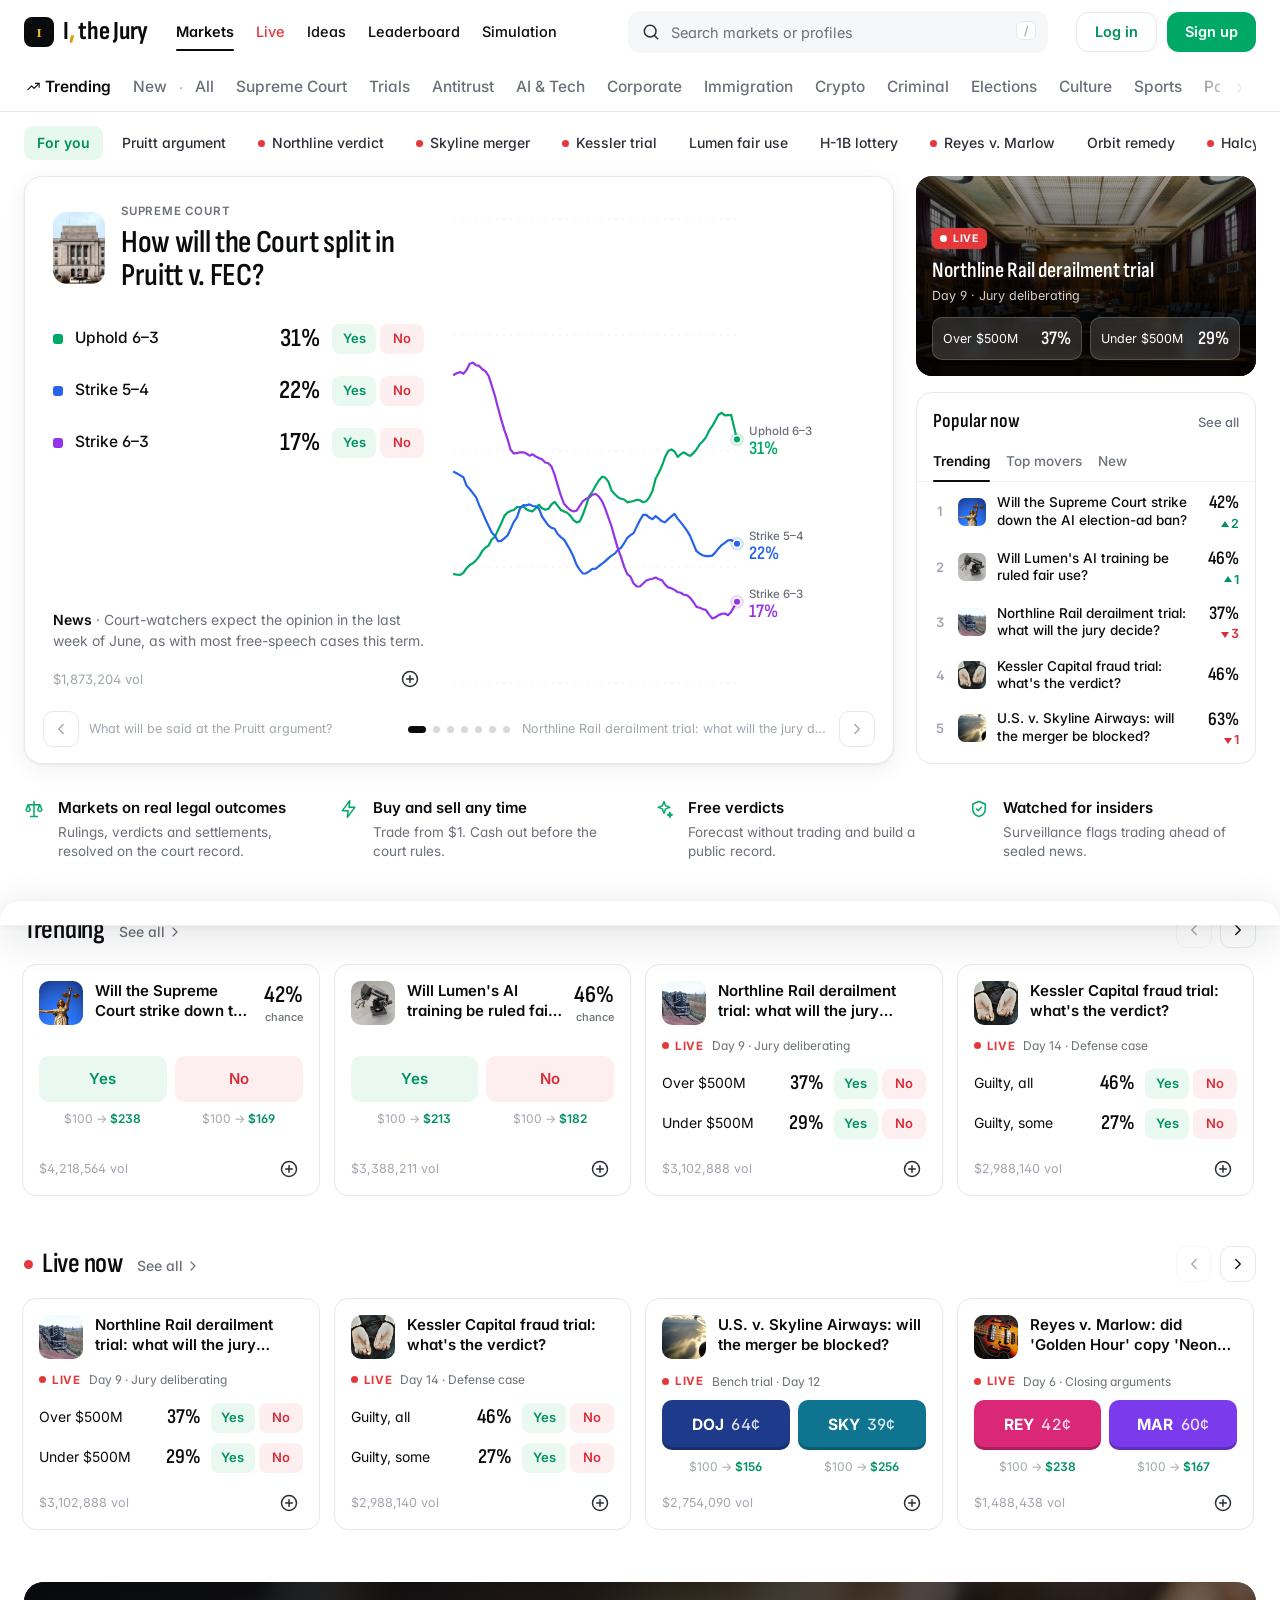
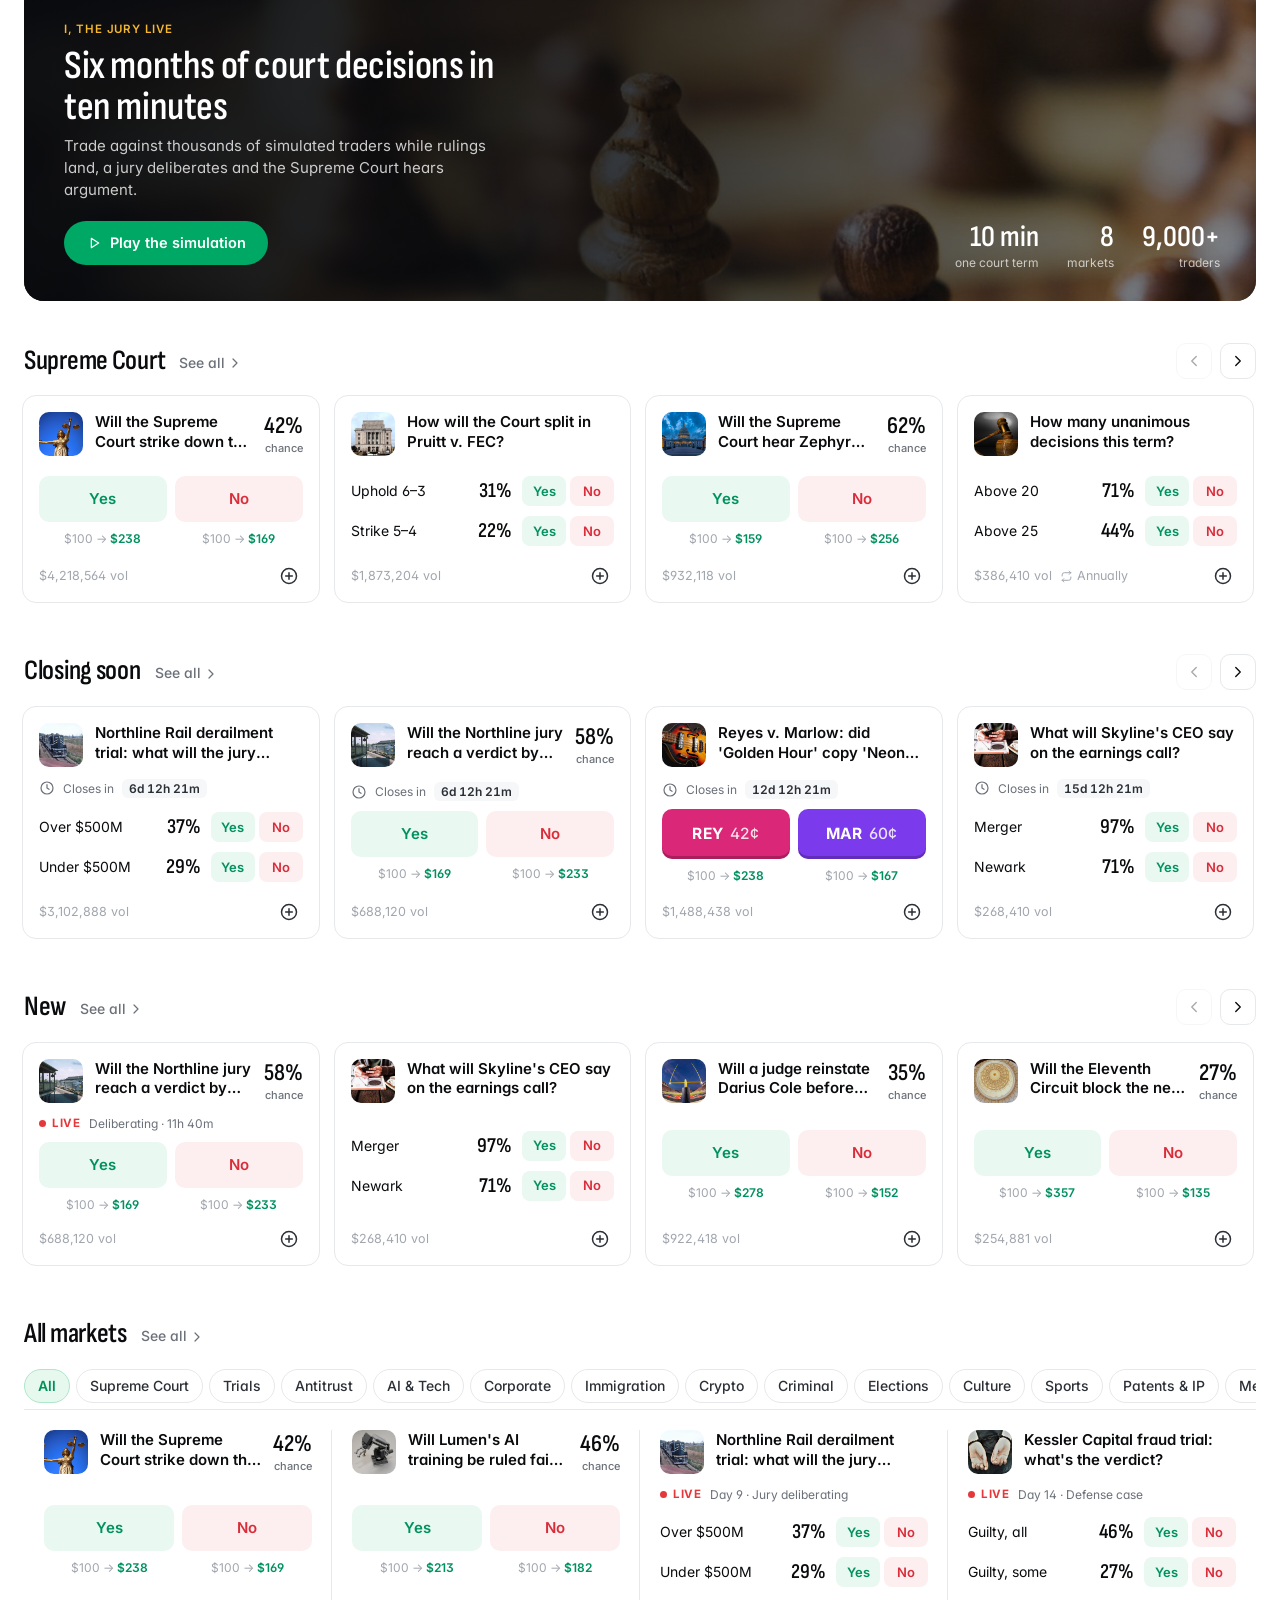
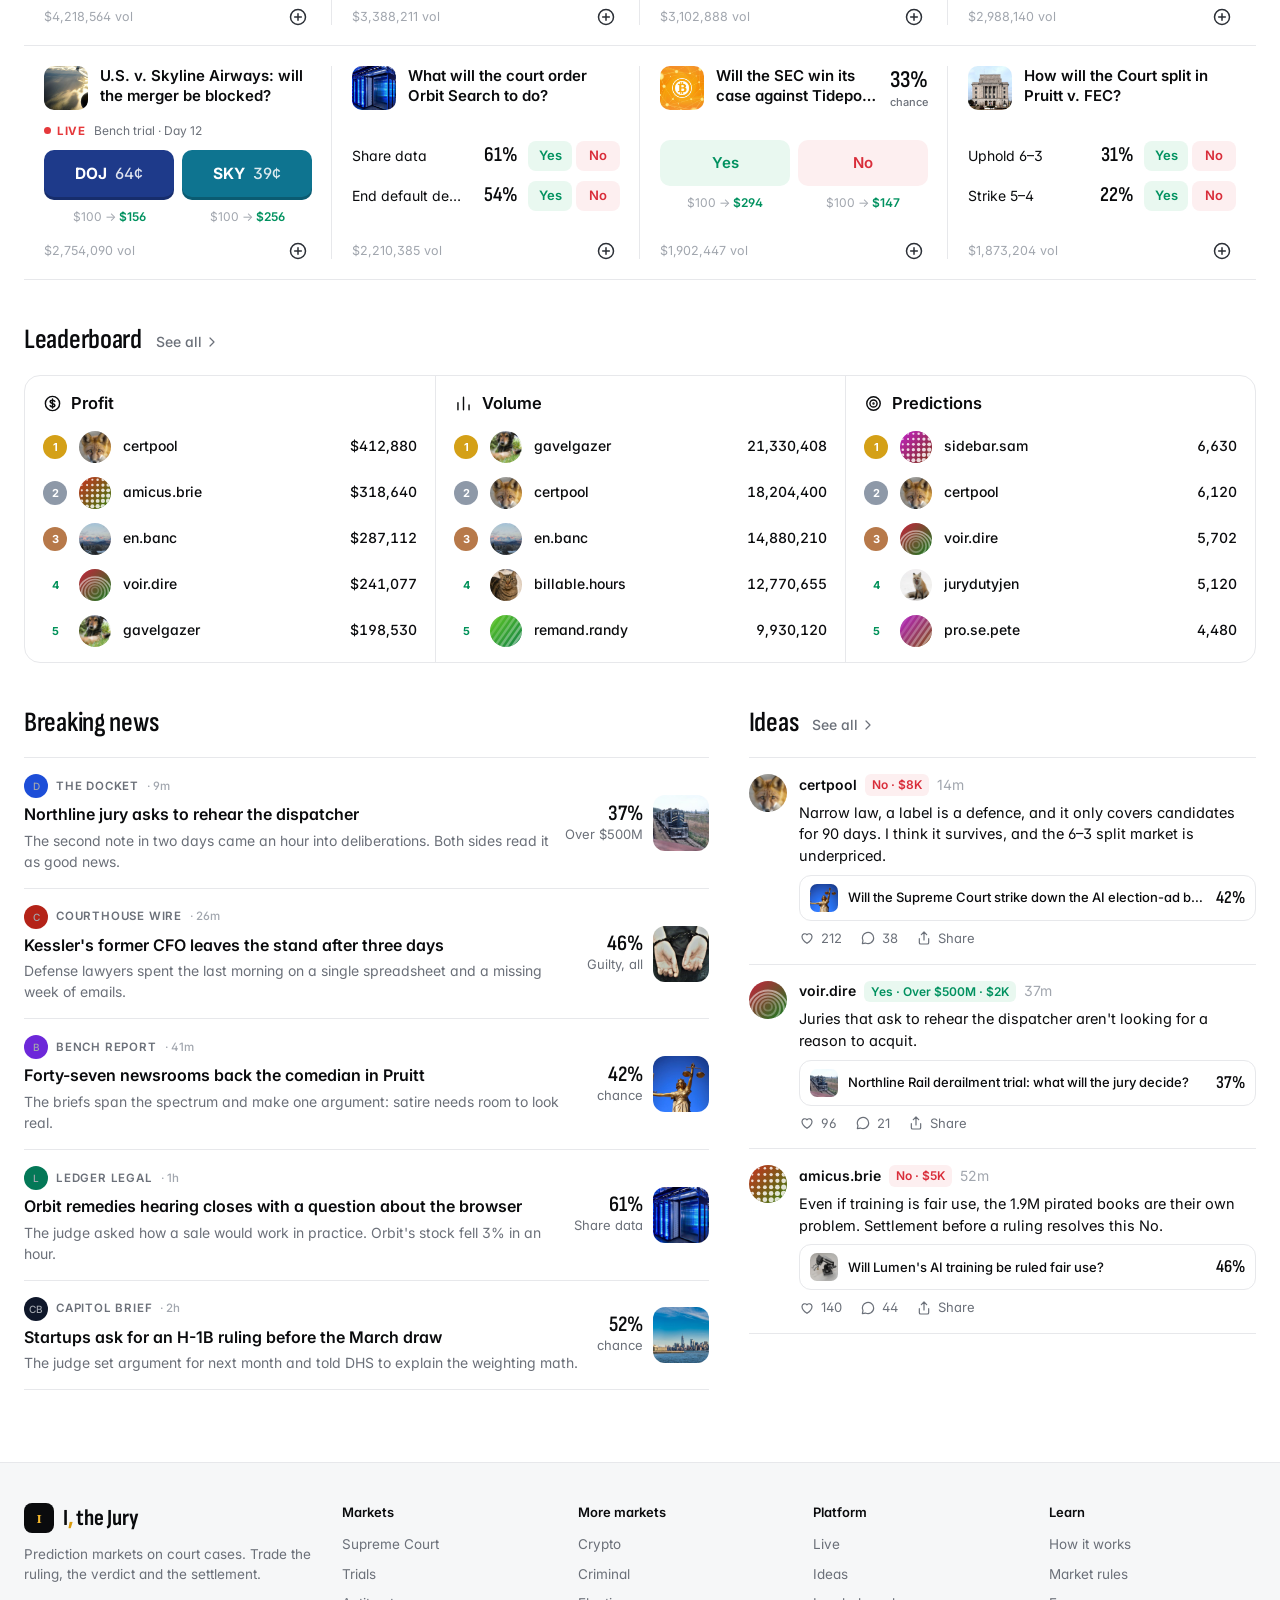
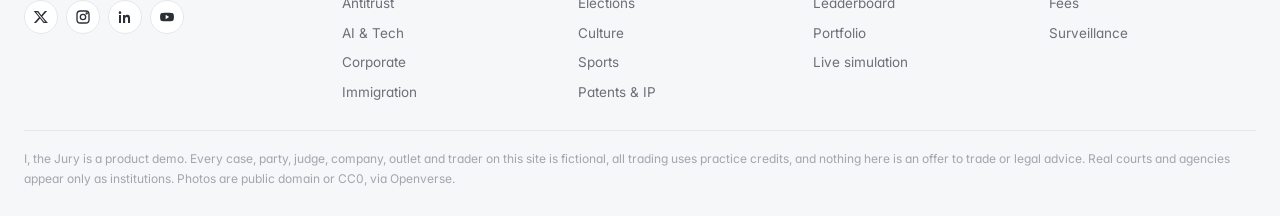
<file: index.html>
<!DOCTYPE html>
<html lang="en">
<head>
<meta charset="utf-8">
<script>/* old links to the simulation (?jump=300, #m=pruitt-scotus...) now live in sim/ */
(function(){var s=location.search,h=location.hash;if(/[?&](reset|jump|speed|autoplay)(=|&|$)/.test(s)||/^#m=/.test(h))location.replace("sim/"+s+h);})();</script>
<meta name="viewport" content="width=device-width, initial-scale=1, viewport-fit=cover">
<meta name="robots" content="noindex, nofollow">
<title>I, the Jury · Prediction markets on court cases</title>
<meta name="description" content="Trade on the outcome of court cases: rulings, verdicts and settlements. A product demo with practice credits and fictional cases.">
<meta name="theme-color" content="#FFFFFF">
<link rel="icon" href="data:image/svg+xml,<svg xmlns=%22http://www.w3.org/2000/svg%22 viewBox=%220 0 100 100%22><rect width=%22100%22 height=%22100%22 rx=%2224%22 fill=%22%230B1018%22/><text x=%2250%22 y=%2272%22 font-family=%22Georgia,serif%22 font-size=%2270%22 font-weight=%22700%22 text-anchor=%22middle%22 fill=%22%23F5B82E%22>I</text></svg>">
<link rel="preconnect" href="https://fonts.googleapis.com">
<link rel="preconnect" href="https://fonts.gstatic.com" crossorigin>
<link href="https://fonts.googleapis.com/css2?family=Inter:wght@400;500;600;700&family=Sofia+Sans+Condensed:wght@500;600;700&display=swap" rel="stylesheet">
<link rel="stylesheet" href="app/app.css">
</head>
<body>
<a class="sr" href="#view">Skip to content</a>
<header class="hdr" id="hdr"></header>
<nav class="cats" id="cats" aria-label="Categories"></nav>
<main id="view" tabindex="-1"></main>
<footer class="foot" id="foot"></footer>
<nav class="tabbar" id="tabbar" aria-label="Sections"></nav>
<div class="mbar" id="mbar"></div>
<div class="scrim" id="scrim"></div>
<div class="modal" id="modal" role="dialog" aria-modal="true" aria-label="Dialog"></div>
<div class="sheet" id="sheet" role="dialog" aria-modal="true" aria-label="Trade"></div>
<div class="toast" id="toast" role="status" aria-live="polite"></div>
<script src="app/data.js"></script>
<script src="app/app.js"></script>
</body>
</html>
</file>
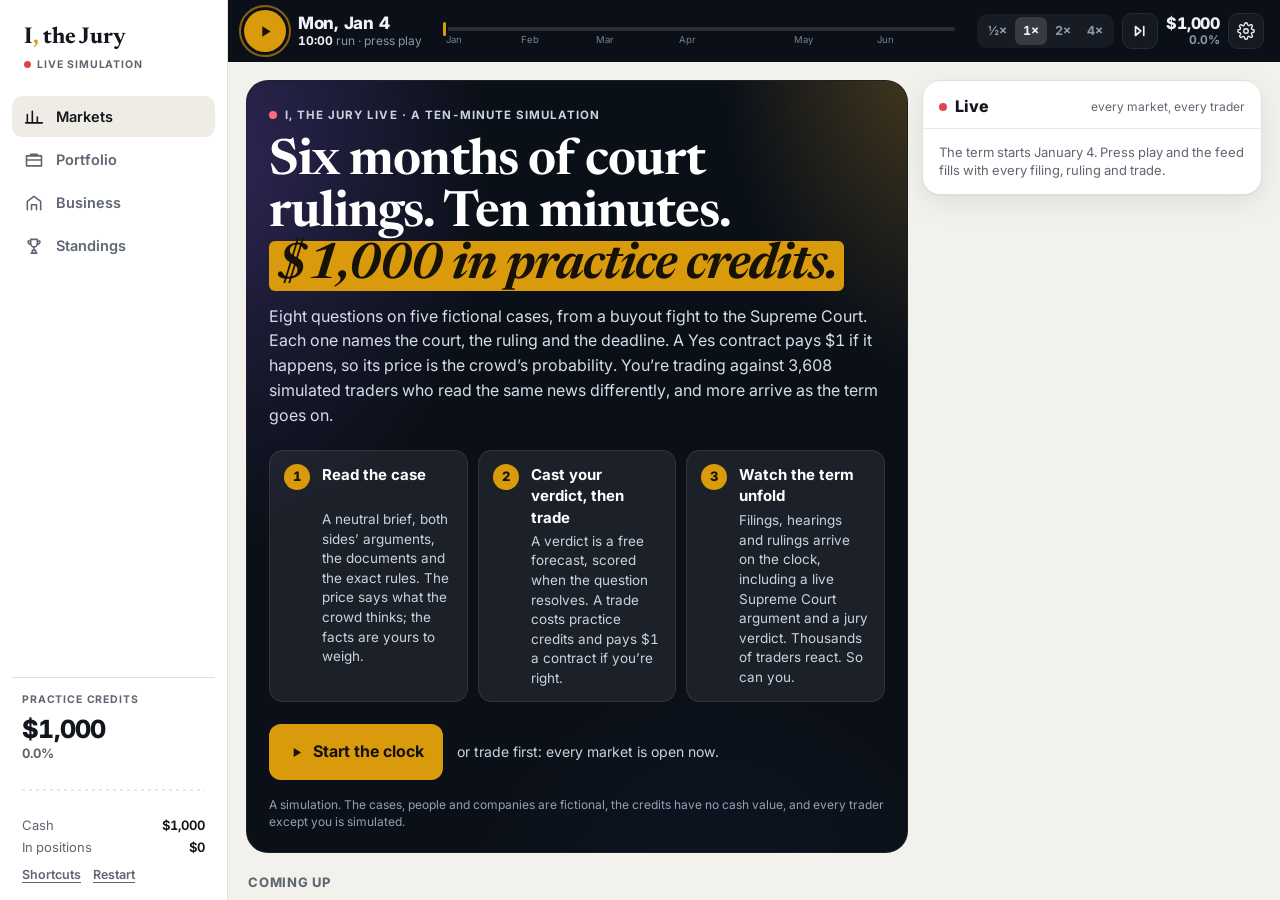
<file: sim/index.html>
<!DOCTYPE html>
<html lang="en">
<head>
<meta charset="utf-8">
<script>/* served as /sim without the slash: go to /sim/ so the relative files load */
if(!/\/$/.test(location.pathname) && !/\.html$/.test(location.pathname)) location.replace(location.pathname + "/" + location.search + location.hash);</script>
<meta name="viewport" content="width=device-width, initial-scale=1, viewport-fit=cover">
<meta name="robots" content="noindex, nofollow">
<title>I, the Jury Live</title>
<meta name="description" content="A ten-minute simulation of I, the Jury: prediction markets on legal cases, six months of rulings, and thousands of simulated traders.">
<meta name="theme-color" content="#0B1018">
<link rel="icon" href="data:image/svg+xml,<svg xmlns=%22http://www.w3.org/2000/svg%22 viewBox=%220 0 100 100%22><rect width=%22100%22 height=%22100%22 rx=%2224%22 fill=%22%230B1018%22/><text x=%2250%22 y=%2272%22 font-family=%22Georgia,serif%22 font-size=%2270%22 font-weight=%22700%22 text-anchor=%22middle%22 fill=%22%23F5B82E%22>I</text></svg>">
<link rel="preconnect" href="https://fonts.googleapis.com">
<link rel="preconnect" href="https://fonts.gstatic.com" crossorigin>
<link href="https://fonts.googleapis.com/css2?family=Inter:wght@400;500;600;700;800&family=JetBrains+Mono:wght@500;600&family=Newsreader:ital,opsz,wght@0,6..72,400;0,6..72,500;0,6..72,600;0,6..72,700;1,6..72,500&display=swap" rel="stylesheet">
<link rel="stylesheet" href="sim.css">
</head>
<body>
<div class="app" id="app" data-view="markets">
  <nav class="nav" id="nav" aria-label="Main">
    <div class="brand">
      <a class="logo" href="../" title="Back to I, the Jury markets">I<b>,</b> the Jury</a>
      <span class="live-tag">Live simulation</span>
    </div>
    <button data-go="markets" aria-current="page">
      <svg viewBox="0 0 24 24" aria-hidden="true"><path d="M4 19V9M10 19V5M16 19v-7M22 19H2"/></svg><span>Markets</span></button>
    <button data-go="port">
      <svg viewBox="0 0 24 24" aria-hidden="true"><path d="M3 7h18v12H3zM8 7V5h8v2M3 12h18"/></svg><span>Portfolio</span></button>
    <button data-go="biz">
      <svg viewBox="0 0 24 24" aria-hidden="true"><path d="M4 20V10l8-6 8 6v10M9 20v-6h6v6"/></svg><span>Business</span></button>
    <button data-go="stand">
      <svg viewBox="0 0 24 24" aria-hidden="true"><path d="M8 4h8v5a4 4 0 0 1-8 0zM8 6H5a3 3 0 0 0 3 4M16 6h3a3 3 0 0 1-3 4M12 13v4M8.5 20.5h7M10 17h4v3.5h-4z"/></svg><span>Standings</span></button>
    <div class="nav-foot" id="navWallet"></div>
  </nav>

  <div class="main">
    <header class="bar" id="bar"></header>
    <div class="panes">
      <section class="view on" id="v-markets" aria-label="Markets"></section>
      <section class="view" id="v-market" aria-label="Market"></section>
      <section class="view" id="v-port" aria-label="Your portfolio"></section>
      <section class="view" id="v-biz" aria-label="The business"></section>
      <section class="view" id="v-stand" aria-label="Standings"></section>
    </div>
  </div>

  <aside class="moment" id="moment" aria-label="Breaking news"></aside>
  <div class="sr" id="srLive" aria-live="polite"></div>
  <div class="scrim" id="scrim"></div>
  <div class="sheet" id="sheet" role="dialog" aria-modal="true" aria-labelledby="sheetTitle"></div>
  <div class="toast" id="toast" role="status"></div>
</div>

<script src="scenario.js"></script>
<script src="engine.js"></script>
<script src="sim.js"></script>
</body>
</html>
</file>
<file: app/app.css>
/* =====================================================================
   I, the Jury — platform styles
   ---------------------------------------------------------------------
   White theme only. Colours are tokens on :root. Green is Yes (and the
   one action colour), red is No; nothing else uses those two, so any
   number reads as a side at a glance. Inter for text, Sofia Sans
   Condensed for headings and the numbers that matter.
   ===================================================================== */

:root{
  --bg:#FFFFFF; --bg-2:#F6F7F8; --bg-3:#EEF0F2;
  --ink:#0A0B0D; --ink-2:#2B2F36; --muted:#6B7079; --faint:#A1A6AE;
  --line:#E7E8EB; --line-2:#F1F2F4;
  --green:#00A866; --green-2:#009159; --green-bg:#E7F8EF; --green-line:#AEE6C9;
  --yes:#00915F;  --yes-bg:#E9F8F0; --yes-line:#BCEBD3;
  --no:#D92D3A;   --no-bg:#FDEFF0;  --no-line:#F6C9CD;
  --live:#E5383B; --gold:#D99A0B; --blue:#2563EB;
  --shadow-sm:0 1px 2px rgba(16,24,40,.05);
  --shadow:0 1px 3px rgba(16,24,40,.06),0 6px 24px rgba(16,24,40,.06);
  --shadow-lg:0 10px 40px rgba(16,24,40,.16),0 2px 8px rgba(16,24,40,.06);
  --r:14px; --r-sm:10px;
  --ui:"Inter",system-ui,-apple-system,"Segoe UI",Roboto,"Helvetica Neue",Arial,sans-serif;
  --display:"Sofia Sans Condensed","Archivo Narrow","Roboto Condensed","Arial Narrow",sans-serif;
  --wrap:1280px; --gut:24px; --hdr:64px;
  color-scheme:light;
}

*{box-sizing:border-box}
[hidden]{display:none!important}
html{-webkit-text-size-adjust:100%;scroll-padding-top:140px}
body{margin:0;background:var(--bg);color:var(--ink);font:14px/1.45 var(--ui);-webkit-font-smoothing:antialiased;-moz-osx-font-smoothing:grayscale;font-feature-settings:"cv11","ss01"}
img{display:block;max-width:100%}
a{color:inherit;text-decoration:none}
button{font:inherit;color:inherit;background:none;border:0;padding:0;cursor:pointer}
input{font:inherit;color:inherit}
:focus-visible{outline:2px solid var(--ink);outline-offset:2px;border-radius:6px}
.num{font-variant-numeric:tabular-nums}
.sr{position:absolute;width:1px;height:1px;overflow:hidden;clip:rect(0 0 0 0);white-space:nowrap}
.wrap{max-width:var(--wrap);margin:0 auto;padding:0 var(--gut)}
.disp{font-family:var(--display);font-weight:600;letter-spacing:-.005em}
.muted{color:var(--muted)}
.up{color:var(--yes)} .down{color:var(--no)}
.ic{width:20px;height:20px;fill:none;stroke:currentColor;stroke-width:1.8;stroke-linecap:round;stroke-linejoin:round;flex:none}
.ic.sm{width:16px;height:16px}

/* ---------------- header ---------------- */
.hdr{position:sticky;top:0;z-index:40;background:rgba(255,255,255,.96);backdrop-filter:saturate(1.4) blur(10px);-webkit-backdrop-filter:saturate(1.4) blur(10px)}
.hdr-row{height:var(--hdr);display:flex;align-items:center;gap:28px}
.logo{display:flex;align-items:center;gap:9px;font-family:var(--display);font-weight:700;font-size:26px;letter-spacing:-.01em;white-space:nowrap;line-height:1}
.logo i{font-style:normal;color:var(--gold)}
.logo .mk{width:30px;height:30px;border-radius:8px;background:var(--ink);display:grid;place-items:center;flex:none}
.logo .mk svg{width:18px;height:18px}
.nav{display:flex;gap:22px;align-items:center}
.nav a{font-weight:500;color:var(--ink);font-size:14.5px;position:relative;padding:6px 0;white-space:nowrap}
.nav a:hover{color:var(--muted)}
.nav a.live{color:var(--live)}
.nav a[aria-current="page"]{font-weight:600}
.nav a[aria-current="page"]::after{content:"";position:absolute;left:0;right:0;bottom:-2px;height:2px;border-radius:2px;background:currentColor}
.search{position:relative;margin-left:auto;width:min(420px,34vw)}
.search input{width:100%;height:42px;border-radius:12px;border:1px solid transparent;background:var(--bg-2);padding:0 40px 0 42px;font-size:14.5px;outline:none;transition:background .15s,border-color .15s,box-shadow .15s}
.search input::placeholder{color:var(--muted)}
.search input:focus{background:#fff;border-color:var(--line);box-shadow:var(--shadow)}
.search .ic{position:absolute;left:13px;top:11px;color:var(--ink-2)}
.search input:focus~kbd,.search input:not(:placeholder-shown)~kbd{display:none}
.search kbd{position:absolute;right:12px;top:10px;font:500 12px var(--ui);color:var(--faint);border:1px solid var(--line);border-radius:6px;padding:1px 7px;background:#fff}
.hdr-r{display:flex;align-items:center;gap:10px}
.btn{display:inline-flex;align-items:center;justify-content:center;gap:8px;height:40px;padding:0 18px;border-radius:12px;font-weight:600;font-size:14.5px;white-space:nowrap;transition:background .15s,color .15s,border-color .15s,transform .06s}
.btn:active{transform:translateY(1px)}
.btn-green{background:var(--green);color:#fff}
.btn-green:hover{background:var(--green-2)}
.btn-line{border:1px solid var(--line);color:var(--green-2);background:#fff}
.btn-line:hover{border-color:#cfd2d6}
.btn-dark{background:var(--ink);color:#fff}
.btn-dark:hover{background:#25282d}
.btn-soft{background:var(--bg-2);color:var(--ink)}
.btn-soft:hover{background:var(--bg-3)}
.btn-block{width:100%;height:48px;font-size:15.5px;border-radius:999px}
.acct{display:flex;align-items:center;gap:18px}
.acct .stat{display:flex;flex-direction:column;align-items:flex-end;line-height:1.15}
.acct .stat small{font-size:11.5px;color:var(--muted)}
.acct .stat b{font-weight:600;font-size:14.5px}
.acct .stat b.green{color:var(--green-2)}
.avatar{width:34px;height:34px;border-radius:50%;flex:none;overflow:hidden;background:var(--bg-3);display:block}
.avatar img,.avatar svg{width:100%;height:100%;object-fit:cover;display:block}
.iconbtn{width:38px;height:38px;border-radius:50%;display:grid;place-items:center;color:var(--ink-2);flex:none}
.iconbtn:hover{background:var(--bg-2)}
.m-only{display:none}

/* category bar */
.cats{border-bottom:1px solid var(--line);background:#fff;position:sticky;top:var(--hdr);z-index:35}
.cats-row{display:flex;align-items:center;gap:4px;position:relative}
.scroller{display:flex;align-items:center;gap:22px;overflow-x:auto;scrollbar-width:none;scroll-behavior:smooth;flex:1;min-width:0;padding:0 2px}
.scroller::-webkit-scrollbar{display:none}
.cat{font-size:15.5px;font-weight:500;color:var(--muted);white-space:nowrap;padding:12px 0 13px;position:relative;transition:color .15s}
.cat:hover{color:var(--ink)}
.cat[aria-current="page"]{color:var(--ink);font-weight:600}
.cat .ic{width:15px;height:15px;vertical-align:-2px;margin-right:4px}
.cat-sep{color:var(--faint);font-size:15px;margin:0 -10px}
.fade-r{position:absolute;right:34px;top:0;bottom:0;width:60px;background:linear-gradient(90deg,rgba(255,255,255,0),#fff);pointer-events:none}
.more{width:32px;height:32px;border-radius:50%;display:grid;place-items:center;flex:none;color:var(--ink)}
.more:hover{background:var(--bg-2)}

/* topic chips */
.chips{display:flex;gap:6px;overflow-x:auto;scrollbar-width:none;padding:14px 0 6px}
.chips::-webkit-scrollbar{display:none}
.chip{height:34px;padding:0 13px;border-radius:9px;font-size:14px;font-weight:500;color:var(--ink-2);white-space:nowrap;display:inline-flex;align-items:center;gap:7px;transition:background .15s,color .15s}
.chip:hover{background:var(--bg-2)}
.chip[aria-pressed="true"]{background:var(--green-bg);color:var(--green-2);font-weight:600}
.chip.line{border:1px solid var(--line);border-radius:999px;height:34px}
.chip.line[aria-pressed="true"]{border-color:var(--green-line)}
.chip .dot{width:7px;height:7px;border-radius:50%;background:var(--live)}

/* ---------------- shared bits ---------------- */
.thumb{width:44px;height:44px;border-radius:10px;object-fit:cover;flex:none;background:var(--bg-3)}
.thumb.lg{width:72px;height:72px;border-radius:14px}
.thumb.xl{width:84px;height:84px;border-radius:16px}
.thumb.sm{width:36px;height:36px;border-radius:9px}
.thumb.xs{width:28px;height:28px;border-radius:7px}
.mark{width:28px;height:28px;border-radius:7px;display:grid;place-items:center;color:#fff;font:700 10px/1 var(--ui);letter-spacing:.02em;flex:none}
.mark.lg{width:36px;height:36px;border-radius:9px;font-size:11.5px}
.sw{width:10px;height:10px;border-radius:3px;flex:none}
.livetag{display:inline-flex;align-items:center;gap:6px;color:var(--live);font-weight:700;font-size:11.5px;letter-spacing:.06em;text-transform:uppercase}
.livetag::before,.livedot{content:"";width:7px;height:7px;border-radius:50%;background:var(--live);animation:pulse 1.4s ease-in-out infinite;flex:none}
.livedot{display:inline-block;width:9px;height:9px;margin-right:9px;vertical-align:middle}
@keyframes pulse{0%,100%{opacity:1;transform:scale(1)}50%{opacity:.35;transform:scale(.8)}}
.kicker{font-size:11.5px;font-weight:600;letter-spacing:.07em;text-transform:uppercase;color:var(--muted)}
.plus{width:28px;height:28px;border-radius:50%;display:grid;place-items:center;color:var(--ink-2);flex:none;transition:background .15s,color .15s}
.plus:hover{background:var(--bg-2)}
.plus svg{width:20px;height:20px}
.plus[aria-pressed="true"]{color:var(--green)}
.flash-up{animation:flu 1.1s ease-out}
.flash-dn{animation:fld 1.1s ease-out}
@keyframes flu{0%,35%{color:var(--yes)}}
@keyframes fld{0%,35%{color:var(--no)}}
.chg{font-size:12.5px;font-weight:600;display:inline-flex;align-items:center;gap:2px}
.chg::before{content:"";border:4.5px solid transparent;margin-top:1px}
.chg.up::before{border-bottom:6px solid currentColor;border-top-width:0;margin-top:-1px}
.chg.down::before{border-top:6px solid currentColor;border-bottom-width:0}

/* yes/no pills */
.yn{display:inline-flex;gap:4px;flex:none}
.yn button{height:30px;min-width:44px;padding:0 9px;border-radius:8px;font-weight:600;font-size:13px;transition:filter .15s,box-shadow .15s}
.yn .y{background:var(--yes-bg);color:var(--yes)}
.yn .n{background:var(--no-bg);color:var(--no)}
.yn button:hover{filter:brightness(.96);box-shadow:inset 0 0 0 1px currentColor}
.ynp{display:flex;gap:8px;flex:none}
.ynp button{height:40px;min-width:118px;padding:0 16px;border-radius:999px;border:1px solid var(--line);background:#fff;font-weight:600;font-size:14.5px;transition:background .15s,border-color .15s}
.ynp .y{color:var(--yes)} .ynp .n{color:var(--no)}
.ynp .y:hover,.ynp .y[aria-pressed="true"]{background:var(--yes-bg);border-color:var(--green)}
.ynp .n:hover,.ynp .n[aria-pressed="true"]{background:var(--no-bg);border-color:var(--no)}

/* ---------------- home: hero ---------------- */
.home-top{display:grid;grid-template-columns:minmax(0,1fr) 340px;gap:22px;margin-top:10px}
.hero{position:relative;border:1px solid var(--line);border-radius:18px;background:#fff;box-shadow:var(--shadow);overflow:hidden;display:flex;flex-direction:column}
.slides{position:relative;flex:1;display:grid}
.s-l{display:flex;flex-direction:column;min-width:0}
.s-l .s-news{margin-top:auto;padding-top:18px}
.slide{grid-area:1/1;display:grid;grid-template-columns:minmax(0,.95fr) minmax(0,1.05fr);gap:30px;padding:26px 28px 6px;opacity:0;visibility:hidden;transform:translateX(18px);transition:opacity .45s ease,transform .45s ease,visibility 0s .45s}
.slide.on{opacity:1;visibility:visible;transform:none;transition:opacity .45s ease,transform .45s ease}
.slide .s-hd{display:flex;align-items:center;gap:16px;margin-bottom:22px}
.slide .s-hd h2{margin:0;font-family:var(--display);font-weight:600;font-size:32px;line-height:1.04;letter-spacing:-.01em}
.slide .s-hd h2 a:hover{text-decoration:underline;text-decoration-thickness:2px;text-underline-offset:3px}
.slide .s-kick{display:flex;gap:10px;align-items:center;margin-bottom:6px}
.s-rows{display:flex;flex-direction:column;gap:4px}
.s-row{display:flex;align-items:center;gap:12px;min-height:48px}
.s-row .nm{flex:1;min-width:0;font-weight:500;font-size:15.5px;white-space:nowrap;overflow:hidden;text-overflow:ellipsis}
.s-row .pc{font-family:var(--display);font-weight:600;font-size:26px;width:64px;text-align:right}
.s-news{margin:16px 0 0;color:var(--muted);font-size:14px;line-height:1.5;display:-webkit-box;-webkit-line-clamp:2;-webkit-box-orient:vertical;overflow:hidden}
.s-news b{color:var(--ink);font-weight:600}
.s-ft{display:flex;align-items:center;justify-content:space-between;margin-top:14px;color:var(--faint);font-size:13px}
.s-chart{position:relative;display:flex;flex-direction:column;min-height:280px}
.s-chart .chart{flex:1;height:auto}
.hero-nav{display:grid;grid-template-columns:1fr auto 1fr;align-items:center;gap:12px;padding:12px 18px 16px}
.hero-nav .lbl{font-size:12.5px;color:var(--faint);white-space:nowrap;overflow:hidden;text-overflow:ellipsis;display:flex;align-items:center;gap:10px;min-width:0}
.hero-nav .lbl span{overflow:hidden;text-overflow:ellipsis}
.hero-nav .lbl.r{justify-content:flex-end}
.hero-nav .lbl:hover{color:var(--ink-2)}
.arrow{width:36px;height:36px;border-radius:10px;border:1px solid var(--line);display:grid;place-items:center;background:#fff;flex:none;transition:background .15s,opacity .15s}
.arrow:hover{background:var(--bg-2)}
.arrow:disabled{opacity:.35;cursor:default}
.arrow svg{width:18px;height:18px}
.dots{display:flex;gap:7px}
.dots button{width:7px;height:7px;border-radius:50%;background:#D6D8DC;transition:background .2s,width .2s}
.dots button[aria-current="true"]{background:var(--ink);width:18px;border-radius:4px}

/* side panels */
.side{display:flex;flex-direction:column;gap:16px;min-width:0}
.panel{border:1px solid var(--line);border-radius:16px;background:#fff;overflow:hidden}
.panel-hd{display:flex;align-items:center;justify-content:space-between;padding:14px 16px 8px}
.panel-hd h3{margin:0;font-family:var(--display);font-weight:600;font-size:20px}
.panel-hd a{font-size:13px;color:var(--muted);font-weight:500}
.panel-hd a:hover{color:var(--ink)}
.live-panel{position:relative;color:#fff;min-height:200px;display:flex;flex-direction:column;justify-content:flex-end;border:0;background:#111}
.live-panel>img{position:absolute;inset:0;width:100%;height:100%;object-fit:cover;opacity:.62}
.live-panel::before{content:"";position:absolute;inset:0;background:linear-gradient(180deg,rgba(0,0,0,.05) 0%,rgba(0,0,0,.78) 72%);z-index:1}
.live-panel>*:not(img){position:relative;z-index:2}
.live-panel .lp-in{padding:16px}
.live-panel .livetag{color:#fff;background:var(--live);padding:3px 8px;border-radius:6px;font-size:10.5px}
.live-panel .livetag::before{background:#fff}
.live-panel h4{margin:10px 0 4px;font-family:var(--display);font-weight:600;font-size:22px;line-height:1.08}
.live-panel .lp-sub{font-size:12.5px;opacity:.8}
.live-panel .lp-odds{display:flex;gap:8px;margin-top:12px}
.live-panel .lp-odds span{flex:1;background:rgba(255,255,255,.14);border:1px solid rgba(255,255,255,.18);border-radius:10px;padding:7px 10px;display:flex;justify-content:space-between;align-items:center;font-size:12.5px;backdrop-filter:blur(6px)}
.live-panel .lp-odds b{font-family:var(--display);font-size:19px;font-weight:600}
.tlist{list-style:none;margin:0;padding:2px 6px 8px}
.tlist li a{display:flex;align-items:center;gap:11px;padding:8px 10px;border-radius:10px}
.tlist li a:hover{background:var(--bg-2)}
.tlist .rk{width:14px;color:var(--faint);font-weight:600;font-size:13px;text-align:center}
.tlist .tt{flex:1;min-width:0;font-weight:500;font-size:13.5px;line-height:1.3;display:-webkit-box;-webkit-line-clamp:2;-webkit-box-orient:vertical;overflow:hidden}
.tlist .tpc{text-align:right;line-height:1.15;flex:none}
.tlist .tpc b{display:block;font-family:var(--display);font-weight:600;font-size:19px}
.tabs-sm{display:flex;gap:16px;padding:0 16px;border-bottom:1px solid var(--line-2)}
.tabs-sm button{padding:8px 0 9px;font-size:13.5px;font-weight:500;color:var(--muted);position:relative}
.tabs-sm button[aria-selected="true"]{color:var(--ink);font-weight:600}
.tabs-sm button[aria-selected="true"]::after{content:"";position:absolute;left:0;right:0;bottom:-1px;height:2px;background:var(--ink);border-radius:2px}

/* props */
.props{display:grid;grid-template-columns:repeat(4,1fr);gap:28px;padding:34px 0 8px}
.prop{display:flex;gap:12px}
.prop .pi{width:22px;height:22px;flex:none;color:var(--green);margin-top:1px}
.prop h4{margin:0 0 4px;font-size:15px;font-weight:600;line-height:1.35}
.prop p{margin:0;color:var(--muted);font-size:13.5px}

/* ---------------- sections & rails ---------------- */
.sec{padding-top:40px}
.sec-hd{display:flex;align-items:center;gap:14px;margin-bottom:14px}
.sec-hd h2{margin:0;font-family:var(--display);font-weight:600;font-size:28px;letter-spacing:-.01em;display:flex;align-items:center;gap:10px}
.sec-hd h2 a:hover{text-decoration:underline;text-decoration-thickness:2px;text-underline-offset:4px}
.sec-hd .see{font-size:14px;font-weight:500;color:var(--muted);display:inline-flex;align-items:center;gap:2px;margin-top:4px}
.sec-hd .see:hover{color:var(--ink)}
.sec-hd .ctrls{margin-left:auto;display:flex;gap:8px}
.rail{position:relative}
.track{display:flex;gap:14px;overflow-x:auto;scroll-snap-type:x mandatory;scrollbar-width:none;scroll-behavior:smooth;padding:2px 2px 8px;margin:-2px -2px 0}
.track::-webkit-scrollbar{display:none}
.track>*{scroll-snap-align:start;flex:none}

/* market card */
.card{width:calc((100% - 42px) / 4);min-width:270px;border:1px solid var(--line);border-radius:var(--r);background:#fff;padding:16px 16px 12px;display:flex;flex-direction:column;transition:box-shadow .2s,border-color .2s}
.card:hover{box-shadow:var(--shadow);border-color:#dfe1e4}
.card-hd{display:flex;gap:12px;align-items:flex-start;min-height:48px}
.card-hd .tt{flex:1;min-width:0;font-weight:600;font-size:15px;line-height:1.32;display:-webkit-box;-webkit-line-clamp:2;-webkit-box-orient:vertical;overflow:hidden}
.card-hd .tt:hover{text-decoration:underline;text-underline-offset:2px}
.card-hd .big{font-family:var(--display);font-weight:600;font-size:24px;line-height:1;text-align:right;flex:none;padding-top:2px}
.card-hd .big small{display:block;font:500 11px var(--ui);color:var(--muted);margin-top:3px}
.card-meta{display:flex;align-items:center;gap:8px;margin:-4px 0 8px;font-size:12px;color:var(--muted)}
.card-body{flex:1;display:flex;flex-direction:column;justify-content:center;gap:2px;margin:12px 0 6px}
.orow{display:flex;align-items:center;gap:10px;min-height:38px}
.orow .nm{flex:1;min-width:0;font-size:14px;white-space:nowrap;overflow:hidden;text-overflow:ellipsis}
.orow .pc{font-family:var(--display);font-weight:600;font-size:21px;width:44px;text-align:right}
.bigyn{display:grid;grid-template-columns:1fr 1fr;gap:8px}
.bigyn button{height:46px;border-radius:10px;font-weight:600;font-size:15px;transition:filter .15s,box-shadow .15s}
.bigyn .y{background:var(--yes-bg);color:var(--yes)}
.bigyn .n{background:var(--no-bg);color:var(--no)}
.bigyn button:hover{box-shadow:inset 0 0 0 1px currentColor}
.payouts{display:grid;grid-template-columns:1fr 1fr;gap:8px;text-align:center;font-size:12px;color:var(--faint);margin-top:6px}
.payouts b{color:var(--yes);font-weight:600}
.vsb{display:grid;grid-template-columns:1fr 1fr;gap:8px}
.vsb button{height:50px;border-radius:10px;color:#fff;font-weight:700;font-size:15.5px;letter-spacing:.01em;box-shadow:inset 0 -3px 0 rgba(0,0,0,.22);transition:filter .15s,transform .06s;display:flex;align-items:center;justify-content:center;gap:7px}
.vsb button span{font-weight:500;opacity:.85}
.vsb button:hover{filter:brightness(1.12)}
.vsb button:active{transform:translateY(1px)}
.card-ft{display:flex;align-items:center;justify-content:space-between;gap:8px;color:var(--faint);font-size:12.5px;padding-top:6px;min-height:34px}
.card-ft .l{display:flex;align-items:center;gap:8px;min-width:0}
.card-ft .rp{display:inline-flex;align-items:center;gap:4px}
.card-ft .rp svg{width:13px;height:13px}
.card.wide{width:auto}

/* closing soon: countdown */
.cd{font:600 12px var(--ui);color:var(--ink-2);background:var(--bg-2);border-radius:6px;padding:2px 7px;font-variant-numeric:tabular-nums}

/* grid with dividers (Kalshi's market grid) */
.grid{display:grid;grid-template-columns:repeat(4,minmax(0,1fr));border-top:1px solid var(--line)}
.grid>.card{width:auto;border:0;border-radius:0;border-bottom:1px solid var(--line);padding:20px 20px 14px;position:relative}
.grid>.card:hover{box-shadow:none;background:#FCFCFD}
.grid>.card:not(:nth-child(4n))::after{content:"";position:absolute;right:0;top:20px;bottom:20px;width:1px;background:var(--line)}
.grid.g3{grid-template-columns:repeat(3,minmax(0,1fr))}
.grid.g3>.card:not(:nth-child(4n))::after{display:none}
.grid.g3>.card:not(:nth-child(3n))::after{content:"";display:block}

/* promo for the simulation */
.promo{position:relative;border-radius:20px;overflow:hidden;min-height:250px;display:flex;align-items:center;background:#0B1018;color:#fff;margin-top:44px}
.promo>img{position:absolute;inset:0;width:100%;height:100%;object-fit:cover;opacity:.55}
.promo::before{content:"";position:absolute;inset:0;background:linear-gradient(90deg,rgba(6,9,14,.92) 0%,rgba(6,9,14,.7) 45%,rgba(6,9,14,.1) 100%);z-index:1}
.promo-in{position:relative;z-index:2;padding:36px 40px;max-width:560px}
.promo .kicker{color:#F5B82E}
.promo h2{margin:8px 0 8px;font-family:var(--display);font-weight:600;font-size:40px;line-height:1.02;letter-spacing:-.01em}
.promo p{margin:0 0 20px;color:rgba(255,255,255,.78);font-size:15px;max-width:440px}
.promo .btn-green{height:44px;border-radius:999px;padding:0 22px}
.promo .stats{position:absolute;right:36px;bottom:28px;z-index:2;display:flex;gap:28px}
.promo .stats div{text-align:right}
.promo .stats b{display:block;font-family:var(--display);font-weight:600;font-size:30px;line-height:1}
.promo .stats small{font-size:12px;color:rgba(255,255,255,.7)}

/* leaderboard */
.lb{display:grid;grid-template-columns:repeat(3,minmax(0,1fr));border:1px solid var(--line);border-radius:16px;overflow:hidden;background:#fff}
.lb-col{padding:16px 18px 8px}
.lb-col+.lb-col{border-left:1px solid var(--line)}
.lb-col h3{margin:0 0 8px;display:flex;align-items:center;gap:9px;font-size:16.5px;font-weight:600}
.lb-col h3 .ic{width:19px;height:19px}
.lb-row{display:flex;align-items:center;gap:12px;padding:7px 0}
.lb-row:hover .h{text-decoration:underline;text-underline-offset:2px}
.rank{width:24px;height:24px;border-radius:50%;display:grid;place-items:center;font:700 11px var(--ui);color:#fff;flex:none}
.rank.r1{background:#D4A017} .rank.r2{background:#8E99A8} .rank.r3{background:#B7794A}
.rank.rn{color:var(--green-2);background:none}
.lb-row .h{flex:1;min-width:0;font-weight:500;font-size:14px;white-space:nowrap;overflow:hidden;text-overflow:ellipsis}
.lb-row .v{font-weight:500;font-size:14px;font-variant-numeric:tabular-nums}
.lb-row .avatar{width:32px;height:32px}

/* news */
.news{border-top:1px solid var(--line)}
.news-it{display:flex;gap:14px;padding:16px 0;border-bottom:1px solid var(--line)}
.news-it .src{display:flex;align-items:center;gap:8px;font-size:11.5px;font-weight:600;letter-spacing:.07em;text-transform:uppercase;color:var(--muted);margin-bottom:6px}
.news-it .src span{font-weight:500;letter-spacing:0;text-transform:none;color:var(--faint)}
.slogo{width:24px;height:24px;border-radius:50%;display:grid;place-items:center;color:#fff;font:700 10px/1 var(--ui);flex:none}
.news-it h4{margin:0 0 4px;font-size:16px;font-weight:600;line-height:1.35}
.news-it h4 a:hover{text-decoration:underline;text-underline-offset:2px}
.news-it p{margin:0;color:var(--muted);font-size:14px;line-height:1.5}
.news-it .nm{margin-left:auto;flex:none;display:flex;align-items:center;gap:10px;font-size:13px;color:var(--muted);text-align:right}
.news-it .nm b{font-family:var(--display);font-weight:600;font-size:22px;color:var(--ink);display:block;line-height:1}
.news-it .nm img{width:56px;height:56px;border-radius:12px;object-fit:cover}
.two{display:grid;grid-template-columns:minmax(0,1.35fr) minmax(0,1fr);gap:40px}

/* ideas (posts) */
.post{display:flex;gap:12px;padding:16px 0;border-bottom:1px solid var(--line)}
.post .avatar{width:38px;height:38px}
.post-b{flex:1;min-width:0}
.post-h{display:flex;align-items:center;gap:8px;font-size:14px;flex-wrap:wrap}
.post-h b{font-weight:600}
.post-h .t{color:var(--faint)}
.pos{display:inline-flex;align-items:center;gap:5px;font-size:12px;font-weight:600;border-radius:6px;padding:2px 7px}
.pos.yes{background:var(--yes-bg);color:var(--yes)} .pos.no{background:var(--no-bg);color:var(--no)}
.post p{margin:6px 0 8px;font-size:14.5px;line-height:1.5}
.post-m{display:flex;align-items:center;gap:10px;border:1px solid var(--line);border-radius:12px;padding:8px 10px;max-width:460px}
.post-m:hover{background:var(--bg-2)}
.post-m .tt{flex:1;min-width:0;font-size:13px;font-weight:500;white-space:nowrap;overflow:hidden;text-overflow:ellipsis}
.post-m b{font-family:var(--display);font-weight:600;font-size:18px}
.post-a{display:flex;gap:18px;margin-top:8px;color:var(--muted);font-size:13px}
.post-a button{display:inline-flex;align-items:center;gap:6px}
.post-a button:hover{color:var(--ink)}
.post-a button[aria-pressed="true"]{color:var(--no)}
.post-a svg{width:16px;height:16px}

/* ---------------- market page ---------------- */
.mkt{display:grid;grid-template-columns:minmax(0,1fr) 360px;gap:44px;padding-top:24px;align-items:start}
.crumb{display:flex;align-items:center;gap:8px;margin-bottom:10px}
.crumb a:hover{color:var(--ink)}
.m-head{display:flex;gap:18px;align-items:center}
.m-head h1{margin:0;font-family:var(--display);font-weight:600;font-size:40px;line-height:1.02;letter-spacing:-.012em;flex:1}
.m-icons{display:flex;gap:2px;align-self:flex-start;margin-top:4px}
.m-icons .iconbtn{position:relative}
.m-icons .iconbtn sup{position:absolute;top:2px;right:0;font:700 10px var(--ui);color:var(--green)}
.m-sub{display:flex;flex-wrap:wrap;gap:6px 16px;align-items:center;color:var(--muted);font-size:13.5px;margin:14px 0 0}
.m-sub b{color:var(--ink-2);font-weight:500}
.m-chance{display:flex;align-items:baseline;gap:10px;margin-top:22px}
.m-chance .big{font-family:var(--display);font-weight:600;font-size:44px;line-height:1}
.m-chance .lbl{font-size:14px;color:var(--muted)}
.legend{display:flex;flex-wrap:wrap;gap:6px 18px;margin-top:20px;font-size:13.5px}
.legend span{display:inline-flex;align-items:center;gap:7px}
.legend b{font-weight:600}
.chart-box{position:relative;margin-top:10px}
.chart{position:relative;width:100%;height:300px}
.chart svg{position:absolute;inset:0;display:block;overflow:visible}
.chart .ax{font:500 11px var(--ui);fill:var(--faint)}
.chart .wm{font:700 15px var(--display);fill:#C9CDD2;letter-spacing:.01em}
.chart .tip{position:absolute;top:0;pointer-events:none;background:#fff;border:1px solid var(--line);border-radius:10px;box-shadow:var(--shadow);padding:7px 10px;font-size:12px;white-space:nowrap;transform:translateX(-50%);opacity:0;transition:opacity .12s}
.chart .tip b{font-family:var(--display);font-size:16px;font-weight:600}
.chart .tip .r{display:flex;align-items:center;gap:6px}
.chart-box .tape{position:absolute;left:0;bottom:30px;display:flex;flex-direction:column;gap:3px;pointer-events:none}
.chart-box .tape span{font:600 12px var(--ui);animation:tape 2.6s ease-out forwards}
@keyframes tape{0%{opacity:0;transform:translateY(8px)}12%{opacity:1;transform:none}75%{opacity:1}100%{opacity:0}}
.ranges{display:flex;align-items:center;gap:4px;margin-top:6px;border-bottom:1px solid var(--line);padding-bottom:10px}
.ranges button{font:600 12px var(--ui);color:var(--faint);padding:6px 9px;border-radius:7px;letter-spacing:.04em}
.ranges button:hover{color:var(--ink)}
.ranges button[aria-pressed="true"]{color:var(--ink);background:var(--bg-2)}
.ranges .vol{margin-left:auto;font-size:13px;color:var(--muted)}
.otable{margin-top:6px}
.ot-hd{display:grid;grid-template-columns:minmax(0,1fr) 140px 256px;padding:10px 0;font-size:12.5px;color:var(--muted);border-bottom:1px solid var(--line)}
.ot-hd span:nth-child(2){text-align:center}
.ot-row{display:grid;grid-template-columns:minmax(0,1fr) 140px 256px;align-items:center;padding:12px 0;border-bottom:1px solid var(--line);cursor:pointer}
.ot-row:hover{background:linear-gradient(90deg,#fff,var(--bg-2) 30%,var(--bg-2) 70%,#fff)}
.ot-row .nm{display:flex;align-items:center;gap:12px;font-weight:500;font-size:15.5px;min-width:0}
.ot-row .nm span{overflow:hidden;text-overflow:ellipsis;white-space:nowrap}
.ot-row .nm small{display:block;font-size:12.5px;color:var(--faint);font-weight:400}
.ot-row .ch{display:flex;align-items:baseline;justify-content:center;gap:6px}
.ot-row .ch b{font-family:var(--display);font-weight:600;font-size:30px;line-height:1}
.ot-row .ynp{justify-content:flex-end}
.ot-row .ynp button{min-width:122px}
.ot-row.sel{background:var(--bg-2)}
.ob{margin-top:28px}
.ob-hd{display:flex;align-items:center;justify-content:space-between}
.ob-hd h3,.blk h3{margin:0;font-family:var(--display);font-weight:600;font-size:24px}
.ob-grid{margin-top:12px;border:1px solid var(--line);border-radius:14px;overflow:hidden;font-size:13.5px}
.ob-row{display:grid;grid-template-columns:1fr 1fr 1fr;align-items:center;padding:6px 16px;position:relative;font-variant-numeric:tabular-nums}
.ob-row>span{position:relative;z-index:1}
.ob-row .bar{position:absolute;top:2px;bottom:2px;left:0;z-index:0;border-radius:0 6px 6px 0}
.ob-row.ask .bar{background:var(--no-bg)} .ob-row.bid .bar{background:var(--yes-bg)}
.ob-row.ask .px{color:var(--no);font-weight:600} .ob-row.bid .px{color:var(--yes);font-weight:600}
.ob-row.th{color:var(--muted);font-size:12px;background:var(--bg-2);padding:8px 16px}
.ob-mid{display:flex;justify-content:space-between;padding:8px 16px;border-top:1px solid var(--line);border-bottom:1px solid var(--line);font-size:12.5px;color:var(--muted)}
.ob-row>span:not(.px):not(.bar){text-align:right}
.blk{margin-top:36px}
.rules p{font-size:15.5px;line-height:1.6;margin:12px 0 14px;color:var(--ink-2)}
.rules .pick{color:var(--blue);font-weight:600;display:inline-flex;align-items:center;gap:4px;font-size:15px}
.rules .yes{color:var(--yes);font-weight:600}
.acc{border-top:1px solid var(--line);margin-top:14px}
.acc details{border-bottom:1px solid var(--line)}
.acc summary{list-style:none;display:flex;align-items:center;gap:12px;padding:16px 2px;font-weight:600;font-size:15.5px;cursor:pointer}
.acc summary::-webkit-details-marker{display:none}
.acc summary .chev{margin-left:auto;color:var(--faint);transition:transform .2s}
.acc details[open] summary .chev{transform:rotate(180deg)}
.acc .acc-b{padding:0 2px 18px 34px;color:var(--ink-2);font-size:14.5px;line-height:1.6}
.tl{display:grid;grid-template-columns:auto 1fr;gap:8px 16px;font-size:14px}
.tl span{color:var(--muted)}
.facts{display:grid;grid-template-columns:repeat(3,minmax(0,1fr));gap:10px;margin-top:14px}
.fact{background:var(--bg-2);border-radius:12px;padding:12px 14px}
.fact small{display:block;font-size:11.5px;color:var(--muted);text-transform:uppercase;letter-spacing:.06em;font-weight:600}
.fact b{display:block;margin-top:3px;font-weight:500;font-size:14px;line-height:1.35}
.about{margin:12px 0 0;font-size:15.5px;line-height:1.6;color:var(--ink-2)}
.compose{display:flex;gap:10px;align-items:center;border:1px solid var(--line);border-radius:12px;padding:8px 8px 8px 14px;margin-top:12px}
.compose input{flex:1;border:0;outline:none;font-size:14.5px;min-width:0}
.compose .btn{height:34px;border-radius:9px;padding:0 14px;font-size:13.5px}

/* trade panel */
.aside{position:sticky;top:calc(var(--hdr) + 62px)}
.tp{border:1px solid var(--line);border-radius:18px;background:#fff;box-shadow:var(--shadow);padding:18px}
.tp-hd{display:flex;gap:12px;align-items:center}
.tp-hd .tt{font-weight:600;font-size:14.5px;line-height:1.3;display:-webkit-box;-webkit-line-clamp:2;-webkit-box-orient:vertical;overflow:hidden}
.tp-hd .sd{font-size:14px;margin-top:2px;font-weight:500}
.tp-hd .sd .y{color:var(--yes);font-weight:600} .tp-hd .sd .n{color:var(--no);font-weight:600}
.tp-tabs{display:flex;align-items:center;gap:18px;margin:16px 0 14px;border-bottom:1px solid var(--line)}
.tp-tabs button{font:600 12.5px var(--ui);letter-spacing:.07em;text-transform:uppercase;color:var(--faint);padding:0 0 10px;position:relative}
.tp-tabs button[aria-selected="true"]{color:var(--ink)}
.tp-tabs button[aria-selected="true"]::after{content:"";position:absolute;left:0;right:0;bottom:-1px;height:2px;background:var(--ink)}
.tp-tabs .unit{margin-left:auto;font:600 12px var(--ui);letter-spacing:.06em;text-transform:uppercase;color:var(--ink);display:flex;align-items:center;gap:3px;padding-bottom:10px}
.tp-out{margin:-4px 0 12px}
.tp-out select{width:100%;height:40px;border:1px solid var(--line);border-radius:10px;padding:0 12px;font:500 14px var(--ui);background:#fff;appearance:none;background-image:url("data:image/svg+xml,%3Csvg xmlns='http://www.w3.org/2000/svg' width='12' height='12' viewBox='0 0 24 24' fill='none' stroke='%236B7079' stroke-width='2.4' stroke-linecap='round' stroke-linejoin='round'%3E%3Cpath d='m6 9 6 6 6-6'/%3E%3C/svg%3E");background-repeat:no-repeat;background-position:right 12px center}
.tp-lbl{font-size:13px;color:var(--ink-2);margin-bottom:8px;display:flex;align-items:center;gap:6px}
.tp-sides{display:grid;grid-template-columns:1fr 1fr;gap:8px}
.tp-sides button{height:48px;border-radius:999px;font-weight:600;font-size:16px;transition:background .15s,color .15s,box-shadow .15s}
.tp-sides .y{background:var(--yes-bg);color:var(--yes)}
.tp-sides .n{background:var(--no-bg);color:var(--no)}
.tp-sides .y[aria-pressed="true"]{background:var(--green);color:#fff}
.tp-sides .n[aria-pressed="true"]{background:var(--no);color:#fff}
.tp-amt{display:flex;align-items:center;justify-content:space-between;border:1px solid var(--line);border-radius:14px;padding:10px 14px;margin-top:14px;transition:border-color .15s,box-shadow .15s}
.tp-amt:focus-within{border-color:var(--ink-2);box-shadow:0 0 0 3px rgba(10,11,13,.06)}
.tp-amt label{font-size:14px;font-weight:500}
.tp-amt label small{display:block;font-size:12px;color:var(--green-2);font-weight:500}
.tp-amt input{width:150px;border:0;outline:none;text-align:right;font-family:var(--display);font-weight:600;font-size:32px;line-height:1;background:none}
.tp-amt input::placeholder{color:#C3C7CC}
.tp-quick{display:flex;gap:6px;margin-top:8px}
.tp-quick button{flex:1;height:30px;border-radius:8px;background:var(--bg-2);font-size:12.5px;font-weight:600;color:var(--ink-2)}
.tp-quick button:hover{background:var(--bg-3)}
.tp-rows{margin:14px 2px 16px;display:flex;flex-direction:column;gap:8px;font-size:13.5px}
.tp-rows div{display:flex;justify-content:space-between;align-items:baseline}
.tp-rows span{color:var(--ink-2)}
.tp-rows b{font-weight:600;font-variant-numeric:tabular-nums}
.tp-rows .pay b{font-family:var(--display);font-size:30px;color:var(--yes);line-height:1}
.tp-rows .pay.no b{color:var(--no)}
.tp-rows .pay span small{display:block;font-size:11.5px;color:var(--faint)}
.tp-note{text-align:center;font-size:12px;color:var(--faint);margin-top:10px}
.tp-done{text-align:center;padding:10px 0 4px}
.tp-done .ok{width:52px;height:52px;border-radius:50%;background:var(--green-bg);color:var(--green);display:grid;place-items:center;margin:0 auto 10px}
.tp-done h4{margin:0 0 4px;font-family:var(--display);font-weight:600;font-size:24px}
.tp-done p{margin:0 0 14px;color:var(--muted);font-size:13.5px}
.tp-pos{margin-top:14px;border:1px solid var(--line);border-radius:14px;padding:12px 14px;font-size:13.5px}
.tp-pos h5{margin:0 0 8px;font-size:12px;letter-spacing:.07em;text-transform:uppercase;color:var(--muted)}
.tp-pos div{display:flex;justify-content:space-between;padding:3px 0}
.err{color:var(--no);font-size:12.5px;margin-top:8px;text-align:center}
.mbar{display:none}

/* ---------------- category & list pages ---------------- */
.page-hd{display:flex;align-items:center;gap:14px;padding:26px 0 4px}
.page-hd h1{margin:0;font-family:var(--display);font-weight:600;font-size:38px;letter-spacing:-.01em}
.page-hd .alt{color:#C3C7CC}
.page-hd .alt:hover{color:var(--muted)}
.catpage{display:grid;grid-template-columns:190px minmax(0,1fr) 340px;gap:36px;padding-top:22px;align-items:start}
.sidenav{position:sticky;top:calc(var(--hdr) + 66px);display:flex;flex-direction:column;gap:2px}
.sidenav a{padding:8px 10px;border-radius:9px;font-size:14px;font-weight:500;display:flex;justify-content:space-between;color:var(--ink-2)}
.sidenav a span{color:var(--faint);font-weight:400;font-size:12.5px}
.sidenav a:hover{background:var(--bg-2)}
.sidenav a[aria-current="page"]{color:var(--green-2);font-weight:600}
.list{display:flex;flex-direction:column;gap:14px;margin-top:14px}
.lcard{border:1px solid var(--line);border-radius:var(--r);padding:16px 18px 12px;background:#fff;transition:box-shadow .2s}
.lcard:hover{box-shadow:var(--shadow)}
.lcard.sel{border-color:var(--ink-2)}
.lc-k{display:flex;align-items:center;gap:8px;font-size:12.5px;color:var(--muted);margin-bottom:8px}
.lc-t{display:flex;align-items:center;gap:12px;margin-bottom:6px}
.lc-t a{font-weight:600;font-size:16px;line-height:1.3;flex:1}
.lc-t a:hover{text-decoration:underline;text-underline-offset:2px}
.lc-row{display:flex;align-items:center;gap:12px;padding:7px 0}
.lc-row .nm{flex:1;min-width:0;font-size:14.5px;display:flex;align-items:center;gap:10px}
.lc-row .pc{font-family:var(--display);font-weight:600;font-size:21px;width:52px;text-align:right}
.lc-row .px{display:flex;gap:6px}
.lc-row .px button{height:34px;min-width:84px;border-radius:9px;font-weight:600;font-size:13.5px}
.lc-row .px .y{background:var(--yes-bg);color:var(--yes)}
.lc-row .px .n{background:var(--no-bg);color:var(--no)}
.lc-row .px button:hover{box-shadow:inset 0 0 0 1px currentColor}
.lc-f{display:flex;justify-content:space-between;align-items:center;color:var(--faint);font-size:12.5px;margin-top:6px}
.empty{padding:60px 20px;text-align:center;color:var(--muted)}
.empty h3{margin:0 0 6px;font-family:var(--display);font-weight:600;font-size:26px;color:var(--ink)}
.empty .btn{margin-top:16px}

/* live page */
.live-grid{display:grid;grid-template-columns:minmax(0,1fr) 330px;gap:36px;align-items:start;margin-top:18px}
.lv{display:grid;grid-template-columns:220px minmax(0,1fr);gap:0;border:1px solid var(--line);border-radius:16px;overflow:hidden;background:#fff;margin-bottom:16px}
.lv>img{width:100%;height:100%;object-fit:cover;min-height:200px}
.lv-b{padding:16px 20px}
.lv-b .lc-t a{font-size:18px}
.lv-up{font-size:13.5px;color:var(--ink-2);background:var(--bg-2);border-radius:10px;padding:9px 12px;margin:8px 0 6px;display:flex;gap:8px}
.lv-up b{color:var(--live);font-weight:600;white-space:nowrap}
.tape-list{list-style:none;margin:0;padding:4px 14px 10px;max-height:620px;overflow:hidden}
.tape-list li{display:flex;align-items:center;gap:10px;padding:8px 0;border-bottom:1px solid var(--line-2);font-size:13px;animation:slidein .5s ease}
.tape-list li .avatar{width:26px;height:26px}
.tape-list li .w{flex:1;min-width:0;line-height:1.35}
.tape-list li .w span{color:var(--muted)}
.tape-list li .w a{display:block;color:var(--muted);font-size:12px;white-space:nowrap;overflow:hidden;text-overflow:ellipsis}
.tape-list li .w a:hover{color:var(--ink)}
@keyframes slidein{from{opacity:0;transform:translateY(-6px)}to{opacity:1;transform:none}}

/* leaderboard page */
.filters{display:flex;gap:8px;margin:16px 0 18px}
.dd{height:38px;border:1px solid var(--line);border-radius:999px;padding:0 14px;display:inline-flex;align-items:center;gap:6px;font-weight:500;font-size:14px;background:#fff}
.dd:hover{border-color:#cfd2d6}
.dd select{border:0;background:none;font:inherit;outline:none;appearance:none;padding-right:14px;cursor:pointer;background-image:url("data:image/svg+xml,%3Csvg xmlns='http://www.w3.org/2000/svg' width='12' height='12' viewBox='0 0 24 24' fill='none' stroke='%230A0B0D' stroke-width='2.4' stroke-linecap='round' stroke-linejoin='round'%3E%3Cpath d='m6 9 6 6 6-6'/%3E%3C/svg%3E");background-repeat:no-repeat;background-position:right center}

/* portfolio */
.pf-top{display:grid;grid-template-columns:repeat(4,minmax(0,1fr));gap:14px;margin-top:18px}
.pf-stat{border:1px solid var(--line);border-radius:16px;padding:16px 18px}
.pf-stat small{font-size:12.5px;color:var(--muted)}
.pf-stat b{display:block;font-family:var(--display);font-weight:600;font-size:34px;line-height:1.1;margin-top:4px}
.tbl{width:100%;border-collapse:collapse;margin-top:12px;font-size:14px}
.tbl th{text-align:left;font-weight:500;color:var(--muted);font-size:12.5px;padding:10px 12px;border-bottom:1px solid var(--line)}
.tbl td{padding:12px;border-bottom:1px solid var(--line);font-variant-numeric:tabular-nums}
.tbl th.r,.tbl td.r{text-align:right}
.tbl .mm{display:flex;align-items:center;gap:12px;min-width:0}
.tbl .mm a{font-weight:600;line-height:1.3}
.tbl .mm a:hover{text-decoration:underline;text-underline-offset:2px}
.tbl tr:hover td{background:#FCFCFD}
.tbl .btn{height:32px;padding:0 14px;font-size:13px;border-radius:9px}
.tabs-lg{display:flex;gap:28px;border-bottom:1px solid var(--line);margin-top:26px}
.tabs-lg button{font-family:var(--display);font-weight:600;font-size:22px;color:#BFC3C8;padding:0 0 10px;position:relative}
.tabs-lg button[aria-selected="true"]{color:var(--ink)}
.tabs-lg button[aria-selected="true"]::after{content:"";position:absolute;left:0;right:0;bottom:-1px;height:2px;background:var(--ink)}

/* profile */
.prof{display:flex;align-items:center;gap:18px;padding:30px 0 6px}
.prof .avatar{width:84px;height:84px}
.prof h1{margin:0;font-family:var(--display);font-weight:600;font-size:36px}
.prof p{margin:2px 0 0;color:var(--muted)}

/* ---------------- footer ---------------- */
.foot{margin-top:72px;border-top:1px solid var(--line);background:var(--bg-2)}
.foot-in{display:grid;grid-template-columns:1.4fr repeat(4,1fr);gap:28px;padding:40px 0 28px}
.foot h5{margin:0 0 12px;font-size:13px;font-weight:600}
.foot ul{list-style:none;margin:0;padding:0;display:flex;flex-direction:column;gap:9px}
.foot li a{color:var(--muted);font-size:13.5px}
.foot li a:hover{color:var(--ink)}
.foot .logo{font-size:23px}
.foot .tag{color:var(--muted);font-size:13.5px;margin:12px 0 16px;max-width:290px}
.social{display:flex;gap:8px}
.social a{width:34px;height:34px;border-radius:50%;border:1px solid var(--line);display:grid;place-items:center;color:var(--ink-2);background:#fff}
.social a:hover{border-color:#cfd2d6}
.social svg{width:16px;height:16px}
.legal{border-top:1px solid var(--line);padding:18px 0 28px;color:var(--faint);font-size:12px;line-height:1.6}

/* ---------------- search dropdown ---------------- */
.sdrop{position:absolute;top:48px;left:0;right:0;background:#fff;border:1px solid var(--line);border-radius:14px;box-shadow:var(--shadow-lg);padding:6px;display:none;max-height:min(70vh,520px);overflow:auto;z-index:60}
.sdrop.on{display:block}
.sdrop h6{margin:8px 10px 4px;font-size:11.5px;letter-spacing:.07em;text-transform:uppercase;color:var(--muted)}
.sres{display:flex;align-items:center;gap:12px;padding:8px 10px;border-radius:10px}
.sres:hover,.sres.act{background:var(--bg-2)}
.sres .tt{flex:1;min-width:0;font-size:14px;font-weight:500;line-height:1.3}
.sres .tt small{display:block;color:var(--muted);font-weight:400;font-size:12px}
.sres b{font-family:var(--display);font-weight:600;font-size:19px}
.sdrop .none{padding:16px 12px;color:var(--muted);font-size:14px}

/* ---------------- modal, sheet, toast ---------------- */
.scrim{position:fixed;inset:0;background:rgba(10,11,13,.42);z-index:80;opacity:0;pointer-events:none;transition:opacity .2s}
.scrim.on{opacity:1;pointer-events:auto}
.modal{position:fixed;left:50%;top:50%;z-index:90;width:min(420px,calc(100vw - 32px));background:#fff;border-radius:20px;box-shadow:var(--shadow-lg);padding:26px 26px 22px;transform:translate(-50%,-46%) scale(.98);opacity:0;pointer-events:none;transition:opacity .2s,transform .2s}
.modal.on{opacity:1;pointer-events:auto;transform:translate(-50%,-50%)}
.modal h2{margin:0 0 4px;font-family:var(--display);font-weight:600;font-size:30px}
.modal .sub{margin:0 0 18px;color:var(--muted);font-size:14px}
.modal .x{position:absolute;right:14px;top:14px}
.oauth{display:flex;flex-direction:column;gap:10px}
.oauth button{height:46px;border-radius:12px;border:1px solid var(--line);font-weight:600;display:flex;align-items:center;justify-content:center;gap:10px}
.oauth button:hover{background:var(--bg-2)}
.oauth svg{width:18px;height:18px}
.or{display:flex;align-items:center;gap:12px;color:var(--faint);font-size:12.5px;margin:16px 0}
.or::before,.or::after{content:"";flex:1;height:1px;background:var(--line)}
.field{width:100%;height:46px;border:1px solid var(--line);border-radius:12px;padding:0 14px;font-size:15px;outline:none}
.field:focus{border-color:var(--ink-2);box-shadow:0 0 0 3px rgba(10,11,13,.06)}
.modal .fine{font-size:12px;color:var(--faint);margin:14px 0 0;text-align:center}
.amts{display:grid;grid-template-columns:repeat(3,1fr);gap:8px;margin:6px 0 16px}
.amts button{height:48px;border-radius:12px;border:1px solid var(--line);font-family:var(--display);font-weight:600;font-size:20px}
.amts button[aria-pressed="true"]{border-color:var(--green);background:var(--green-bg);color:var(--green-2)}
.toast{position:fixed;left:50%;bottom:28px;transform:translate(-50%,20px);background:var(--ink);color:#fff;padding:12px 18px;border-radius:12px;font-size:14px;font-weight:500;box-shadow:var(--shadow-lg);opacity:0;pointer-events:none;transition:opacity .2s,transform .2s;z-index:100;display:flex;align-items:center;gap:10px;max-width:calc(100vw - 32px)}
.toast.on{opacity:1;transform:translate(-50%,0)}
.toast .ok{color:#34D399}
.sheet{position:fixed;left:0;right:0;bottom:0;z-index:90;background:#fff;border-radius:20px 20px 0 0;box-shadow:var(--shadow-lg);padding:8px 16px calc(16px + env(safe-area-inset-bottom));transform:translateY(105%);transition:transform .28s cubic-bezier(.2,.8,.2,1);max-height:92vh;overflow:auto}
.sheet.on{transform:none}
.sheet .grab{width:40px;height:4px;border-radius:2px;background:var(--line);margin:4px auto 12px}
.sheet .tp{border:0;box-shadow:none;padding:4px 2px}

/* mobile tab bar */
.tabbar{display:none}

/* ---------------- responsive ---------------- */
@media (max-width:1180px){
  .track>.card{width:calc((100% - 28px) / 3)}
  .nav{gap:16px}
  .search{width:min(340px,30vw)}
  .acct .stat:nth-child(2){display:none}
  .home-top{grid-template-columns:minmax(0,1fr) 300px}
  .slide{grid-template-columns:minmax(0,1fr);gap:6px}
  .slide .s-chart{min-height:0}
  .slide .s-chart .chart{flex:none;height:190px}
  .s-l .s-news{margin-top:16px;padding-top:0}
  .grid{grid-template-columns:repeat(3,minmax(0,1fr))}
  .grid>.card:not(:nth-child(4n))::after{display:none}
  .grid>.card:not(:nth-child(3n))::after{content:"";display:block}
  .catpage{grid-template-columns:minmax(0,1fr) 330px}
  .sidenav{display:none}
  .foot-in{grid-template-columns:1fr 1fr 1fr}
  .foot-in>div:first-child{grid-column:1/-1}
}
@media (max-width:980px){
  :root{--gut:18px}
  .track>.card{width:calc((100% - 14px) / 2)}
  .nav{display:none}
  .home-top{grid-template-columns:minmax(0,1fr)}
  .side{display:grid;grid-template-columns:1fr 1fr}
  .props{grid-template-columns:1fr 1fr}
  .mkt{grid-template-columns:minmax(0,1fr);gap:0}
  .mkt .aside{display:none}
  body.has-mbar .mbar{display:flex}
  .mbar{position:fixed;left:0;right:0;bottom:0;z-index:45;background:#fff;border-top:1px solid var(--line);padding:10px 16px calc(10px + env(safe-area-inset-bottom));gap:8px}
  .mbar button{flex:1;height:48px;border-radius:999px;font-weight:600;font-size:16px}
  .mbar .y{background:var(--yes-bg);color:var(--yes)} .mbar .n{background:var(--no-bg);color:var(--no)}
  body.has-mbar .foot{padding-bottom:80px}
  .catpage{grid-template-columns:minmax(0,1fr)}
  .catpage .aside{display:none}
  .live-grid{grid-template-columns:minmax(0,1fr)}
  .two{grid-template-columns:minmax(0,1fr);gap:10px}
  .lb{grid-template-columns:minmax(0,1fr)}
  .lb-col+.lb-col{border-left:0;border-top:1px solid var(--line)}
  .pf-top{grid-template-columns:1fr 1fr}
  .promo .stats{display:none}
  .grid,.grid.g3{grid-template-columns:repeat(2,minmax(0,1fr))}
  .grid>.card::after,.grid.g3>.card::after{display:none!important}
  .grid>.card:nth-child(odd)::after,.grid.g3>.card:nth-child(odd)::after{content:"";display:block!important}
}
@media (max-width:700px){
  :root{--gut:16px;--hdr:58px}
  html{scroll-padding-top:120px}
  .hdr-row{gap:12px}
  .logo{font-size:23px}
  .logo .mk{width:28px;height:28px}
  .search{display:none}
  .m-only{display:grid}
  .d-only{display:none!important}
  .acct .stat{display:none}
  .hdr-r .btn{height:36px;padding:0 14px;font-size:14px;border-radius:10px}
  .hdr-r .btn-line{display:none}
  .cat{font-size:15px}
  .fade-r,.more{display:none}
  .hero{min-height:0;border-radius:16px}
  .slide{padding:18px 16px 4px}
  .slide .s-hd{gap:12px;margin-bottom:12px}
  .slide .s-hd h2{font-size:25px}
  .slide .thumb.lg{width:56px;height:56px;border-radius:12px}
  .s-row{min-height:42px}
  .s-row .pc{font-size:22px;width:52px}
  .slide .s-chart .chart{height:150px}
  .hero-nav{padding:6px 12px 12px}
  .hero-nav .lbl span{display:none}
  .side{grid-template-columns:minmax(0,1fr)}
  .props{grid-template-columns:minmax(0,1fr);gap:16px;padding-top:26px}
  .sec{padding-top:32px}
  .sec-hd h2{font-size:24px}
  .sec-hd .ctrls{display:none}
  .track>.card{width:82vw;max-width:320px;min-width:0}
  .grid,.grid.g3{grid-template-columns:minmax(0,1fr)}
  .grid>.card{padding:16px 2px 12px}
  .grid>.card::after{display:none!important}
  .promo{min-height:0}
  .promo-in{padding:26px 22px}
  .promo h2{font-size:31px}
  .news-it .nm img{display:none}
  .m-head h1{font-size:30px}
  .m-head .thumb.xl{width:60px;height:60px;border-radius:12px}
  .m-icons{display:none}
  .chart{height:230px}
  .ot-hd{display:none}
  .ot-row{grid-template-columns:minmax(0,1fr) auto;row-gap:10px}
  .ot-row .ynp{grid-column:1/-1}
  .ot-row .ynp button{flex:1;min-width:0}
  .facts{grid-template-columns:1fr 1fr}
  .lv{grid-template-columns:minmax(0,1fr)}
  .lv>img{height:150px;min-height:0}
  .pf-top{grid-template-columns:1fr 1fr;gap:10px}
  .pf-stat b{font-size:26px}
  .tbl .hide-s{display:none}
  .page-hd h1{font-size:32px}
  .foot-in{grid-template-columns:1fr 1fr}
  .tabbar{display:flex;position:fixed;left:0;right:0;bottom:0;z-index:44;background:rgba(255,255,255,.97);border-top:1px solid var(--line);padding:6px 6px calc(6px + env(safe-area-inset-bottom));backdrop-filter:blur(10px)}
  .tabbar a{flex:1;display:flex;flex-direction:column;align-items:center;gap:3px;font-size:11px;font-weight:500;color:var(--muted);padding:4px 0}
  .tabbar a svg{width:22px;height:22px}
  .tabbar a[aria-current="page"]{color:var(--ink)}
  body{padding-bottom:64px}
  body.has-mbar .tabbar{display:none}
  .toast{bottom:84px}
}
@media (prefers-reduced-motion:reduce){
  *,*::before,*::after{animation-duration:.01ms!important;animation-iteration-count:1!important;transition-duration:.01ms!important;scroll-behavior:auto!important}
}

/* ---------------- additions: account menu, hero binary, chart tip ---------------- */
.menu{position:absolute;z-index:70;width:244px;background:#fff;border:1px solid var(--line);border-radius:14px;box-shadow:var(--shadow-lg);padding:6px;animation:slidein .16s ease}
.menu-hd{display:flex;align-items:center;gap:10px;padding:8px 10px 10px;border-bottom:1px solid var(--line-2);margin-bottom:4px}
.menu-hd b{display:block;font-weight:600}
.menu-hd small{color:var(--muted);font-size:12.5px}
.menu a,.menu button{display:flex;align-items:center;gap:10px;width:100%;padding:9px 10px;border-radius:9px;font-size:14px;font-weight:500;text-align:left}
.menu a:hover,.menu button:hover{background:var(--bg-2)}
.menu .ic{width:18px;height:18px;color:var(--muted)}
.s-bin .bigyn{max-width:360px}
.s-bin .bigyn button{height:50px;font-size:16px;border-radius:12px}
.chart .tip .muted{font-size:11.5px;margin-bottom:2px}
.chart .tip .r{display:flex;align-items:center;gap:6px;line-height:1.5}
.chart .tip .sw{width:8px;height:8px}
button.avatar{padding:0;cursor:pointer;box-shadow:0 0 0 2px #fff,0 0 0 3px var(--line)}
.stat:hover b{text-decoration:underline;text-underline-offset:2px}
.steps{display:grid;grid-template-columns:repeat(3,minmax(0,1fr));gap:16px;margin-top:20px}
.step{border:1px solid var(--line);border-radius:16px;overflow:hidden;background:#fff}
.step img{width:100%;height:150px;object-fit:cover}
.step-b{padding:16px 18px 18px}
.step-b .mark{position:relative;background:var(--ink);font-size:14px;margin-top:-36px;box-shadow:0 0 0 4px #fff}
.step h4{margin:12px 0 6px;font-size:17px;font-weight:600}
.step p{margin:0;color:var(--muted);font-size:14px}
@media (max-width:700px){.steps{grid-template-columns:minmax(0,1fr)}}
</file>
<file: sim/sim.css>
/* =====================================================================
   I, the Jury Live — styles
   ---------------------------------------------------------------------
   One sheet for the whole simulation: phone, tablet and laptop, light
   and dark. Colours are tokens on :root; the clock bar is dark in both
   themes. Yes is green and No is red everywhere, and nothing else uses
   those two colours, so a glance at any number says which side it is.
   ===================================================================== */

:root{
  --bg:#F3F1EC; --surface:#FFFFFF; --surface-2:#F8F6F1; --ink:#13171D; --ink-2:#2A313B; --muted:#5F6672; --faint:#9AA0AA;
  --line:#E3DFD6; --line-2:#ECE9E2; --chip:#EFECE5;
  --yes:#0F9F6B; --yes-bg:#E2F4EB; --yes-ink:#0A7D53; --yes-line:#BFE6D3;
  --no:#E0444F; --no-bg:#FCE9EA; --no-ink:#B8232F; --no-line:#F5C9CD;
  --gold:#D99A0B; --gold-bg:#FBF0D4; --gold-ink:#8A6100;
  --expert:#6E7787; --grid:#ECE8E0; --band:rgba(19,23,29,.07);
  --bar:#0B1018; --bar-ink:#EEF1F6; --bar-muted:#8C96A6; --bar-line:#222C39;
  --shadow:0 1px 2px rgba(17,24,39,.05),0 8px 28px rgba(17,24,39,.08);
  --shadow-lg:0 2px 6px rgba(17,24,39,.08),0 24px 60px rgba(17,24,39,.18);
  --ui:"Inter",system-ui,-apple-system,"Segoe UI",Roboto,"Helvetica Neue",Arial,sans-serif;
  --serif:"Newsreader",Georgia,"Times New Roman",serif;
  --mono:"JetBrains Mono",ui-monospace,SFMono-Regular,Menlo,Consolas,monospace;
  color-scheme:light;
}
@media (prefers-color-scheme: dark){
  :root:not([data-theme="light"]){
    --bg:#090C11; --surface:#11161E; --surface-2:#151B24; --ink:#E8ECF2; --ink-2:#C7CFDA; --muted:#8A94A3; --faint:#5C6675;
    --line:#222A35; --line-2:#1A212B; --chip:#1B222C;
    --yes:#27C08A; --yes-bg:rgba(39,192,138,.13); --yes-ink:#46D29D; --yes-line:rgba(39,192,138,.38);
    --no:#FF5D6A; --no-bg:rgba(255,93,106,.13); --no-ink:#FF7D88; --no-line:rgba(255,93,106,.38);
    --gold:#F2B530; --gold-bg:rgba(242,181,48,.14); --gold-ink:#F6C658;
    --expert:#8C96A6; --grid:#1C232D; --band:rgba(232,236,242,.08);
    --shadow:0 1px 2px rgba(0,0,0,.4),0 10px 30px rgba(0,0,0,.35);
    --shadow-lg:0 2px 8px rgba(0,0,0,.5),0 24px 70px rgba(0,0,0,.6);
    color-scheme:dark;
  }
}
:root[data-theme="dark"]{
  --bg:#090C11; --surface:#11161E; --surface-2:#151B24; --ink:#E8ECF2; --ink-2:#C7CFDA; --muted:#8A94A3; --faint:#5C6675;
  --line:#222A35; --line-2:#1A212B; --chip:#1B222C;
  --yes:#27C08A; --yes-bg:rgba(39,192,138,.13); --yes-ink:#46D29D; --yes-line:rgba(39,192,138,.38);
  --no:#FF5D6A; --no-bg:rgba(255,93,106,.13); --no-ink:#FF7D88; --no-line:rgba(255,93,106,.38);
  --gold:#F2B530; --gold-bg:rgba(242,181,48,.14); --gold-ink:#F6C658;
  --expert:#8C96A6; --grid:#1C232D; --band:rgba(232,236,242,.08);
  --shadow:0 1px 2px rgba(0,0,0,.4),0 10px 30px rgba(0,0,0,.35);
  --shadow-lg:0 2px 8px rgba(0,0,0,.5),0 24px 70px rgba(0,0,0,.6);
  color-scheme:dark;
}

*{box-sizing:border-box}
html,body{margin:0;height:100%}
body{background:var(--bg);color:var(--ink);font:15px/1.45 var(--ui);-webkit-font-smoothing:antialiased;-moz-osx-font-smoothing:grayscale;
  font-variant-numeric:tabular-nums;text-rendering:optimizeLegibility}
button{font:inherit;color:inherit;cursor:pointer;-webkit-tap-highlight-color:transparent}
button:focus-visible,a:focus-visible,input:focus-visible{outline:2px solid var(--gold);outline-offset:2px}
h1,h2,h3,h4,p{margin:0}
svg{flex:none}
.muted{color:var(--muted);font-weight:500}
.sr{position:absolute;width:1px;height:1px;overflow:hidden;clip:rect(0 0 0 0);white-space:nowrap}
.c-yes{color:var(--yes-ink)} .c-no{color:var(--no-ink)}
[data-sign="up"]{color:var(--yes-ink)} [data-sign="down"]{color:var(--no-ink)}

/* =====================================================================
   FRAME: a bottom bar on a phone, a sidebar on a laptop
   ===================================================================== */
.app{position:relative;height:100vh;height:100dvh;display:flex;flex-direction:column;overflow:hidden}
.main{order:1;flex:1;min-height:0;min-width:0;display:flex;flex-direction:column}
.panes{position:relative;flex:1;min-height:0}
.view{position:absolute;inset:0;overflow-y:auto;overflow-x:hidden;display:none;-webkit-overflow-scrolling:touch;overscroll-behavior:contain}
.view.on{display:block}
.foot-room{height:min(58vh,520px)}
@media (min-width:1024px){ .foot-room{height:340px} }

.nav{order:2;flex:none;display:flex;background:var(--surface);border-top:1px solid var(--line);padding-bottom:env(safe-area-inset-bottom);z-index:12}
.nav .brand,.nav .nav-foot{display:none}
.nav>button{flex:1;border:0;background:none;padding:8px 0 9px;display:flex;flex-direction:column;align-items:center;gap:3px;font-size:11.5px;font-weight:600;color:var(--muted)}
.nav>button svg{width:22px;height:22px;fill:none;stroke:currentColor;stroke-width:1.9;stroke-linecap:round;stroke-linejoin:round}
.nav>button[aria-current="page"]{color:var(--ink)}
.logo{font-family:var(--serif);font-weight:700;font-size:23px;letter-spacing:-.01em;line-height:1;white-space:nowrap}
.logo b{color:var(--gold)}
a.logo{color:inherit;text-decoration:none}
a.logo:hover{opacity:.8}
.logo.sm{font-size:14px}
.live-tag{font-size:10.5px;font-weight:700;letter-spacing:.08em;text-transform:uppercase;color:var(--muted);display:flex;align-items:center;gap:6px}
.live-tag::before{content:"";width:7px;height:7px;border-radius:50%;background:var(--no);animation:pulse 1.6s ease-in-out infinite}
@media (min-width:1024px){
  .app{flex-direction:row}
  .nav{order:0;flex-direction:column;width:228px;border-top:0;border-right:1px solid var(--line);padding:20px 12px 16px;gap:2px}
  .nav .brand{display:flex;flex-direction:column;gap:8px;padding:6px 12px 22px}
  .nav>button{flex:none;flex-direction:row;gap:12px;padding:10px 12px;border-radius:10px;font-size:14.5px}
  .nav>button svg{width:20px;height:20px}
  .nav>button:hover{background:var(--surface-2)}
  .nav>button[aria-current="page"]{background:var(--chip);color:var(--ink)}
  .nav .nav-foot{display:block;margin-top:auto;padding:14px 10px 0;border-top:1px solid var(--line)}
}

/* the wallet, in the sidebar */
.nw{display:flex;flex-direction:column;gap:9px}
.nw-h{font-size:10.5px;font-weight:700;letter-spacing:.08em;text-transform:uppercase;color:var(--muted)}
.nw-total b{display:block;font-size:25px;font-weight:800;letter-spacing:-.03em;line-height:1.05}
.nw-total small{font-size:13px;font-weight:700;color:var(--muted)}
.nw-rows{display:grid;grid-template-columns:1fr auto;gap:3px 10px;font-size:13px;color:var(--muted)}
.nw-rows b{color:var(--ink);font-weight:650;text-align:right}
.nw-spark{width:100%;height:34px;display:block}
.nw-foot{display:flex;gap:12px}
.nw-foot button{border:0;background:none;padding:0;color:var(--muted);font-size:12.5px;font-weight:600;text-decoration:underline;text-underline-offset:3px}

/* =====================================================================
   THE CLOCK BAR
   ===================================================================== */
.bar{flex:none;position:relative;z-index:14;display:grid;grid-template-columns:auto minmax(0,1fr) auto;align-items:center;gap:8px 12px;
  padding:9px 12px 8px;padding-top:calc(9px + env(safe-area-inset-top));background:var(--bar);color:var(--bar-ink)}
.bar-play{width:42px;height:42px;border:0;border-radius:50%;background:var(--gold);color:#16120A;display:grid;place-items:center;position:relative}
.bar-play svg{width:19px;height:19px}
.bar-play.is-waiting::after{content:"";position:absolute;inset:-5px;border-radius:50%;border:2px solid var(--gold);opacity:.6;animation:ring 1.8s ease-out infinite}
@keyframes ring{from{transform:scale(.9);opacity:.7}to{transform:scale(1.28);opacity:0}}
.bar-clock{display:flex;flex-direction:column;line-height:1.15;min-width:0;cursor:default}
.bar-clock b{font-size:17px;font-weight:800;letter-spacing:-.015em;white-space:nowrap}
.bar-clock span{font-size:12px;color:var(--bar-muted);white-space:nowrap;overflow:hidden;text-overflow:ellipsis}
.bar-clock span b{font-size:12px;color:var(--bar-ink);font-weight:700;letter-spacing:0}
.live-dot{display:inline-block;width:7px;height:7px;border-radius:50%;background:var(--no);margin-right:5px;vertical-align:1px;animation:pulse 1.4s ease-in-out infinite}
.bar-tl{grid-column:1/-1;grid-row:2;position:relative;height:24px;margin:0 2px}
.tl-track{position:absolute;left:0;right:0;top:8px;height:4px;border-radius:2px;background:rgba(255,255,255,.12)}
.tl-fill{position:absolute;left:0;top:8px;height:4px;border-radius:2px;background:rgba(255,255,255,.5);width:0}
.tl-head{position:absolute;top:3px;width:3px;height:14px;margin-left:-1.5px;border-radius:2px;background:var(--gold);box-shadow:0 0 0 2px var(--bar)}
.tl-months span{position:absolute;top:14px;font-size:9.5px;color:var(--bar-muted);transform:translateX(2px);opacity:.85;pointer-events:none}
.tl-tick{position:absolute;top:3px;width:12px;height:14px;margin-left:-6px;border:0;padding:0;background:none}
.tl-tick i{position:absolute;left:5px;top:3px;width:2px;height:8px;border-radius:1px;background:var(--tc)}
.tl-tick.major i{left:3px;top:1px;width:6px;height:12px;border-radius:3px;border:1.5px solid var(--bar)}
.tl-tick.res i{left:2px;top:2px;width:8px;height:8px;border-radius:2px;transform:rotate(45deg);border:1.5px solid var(--bar)}
.bar-right{display:flex;align-items:center;gap:8px;justify-self:end}
.bar-wallet{display:flex;flex-direction:column;align-items:flex-end;line-height:1.12}
.bar-wallet b{font-size:16px;font-weight:800;letter-spacing:-.015em;white-space:nowrap}
.bar-wallet small{font-size:12px;font-weight:700;color:var(--bar-muted)}
.bar-wallet small[data-sign="up"]{color:#55D6A0} .bar-wallet small[data-sign="down"]{color:#FF8E98}
.bar-btn{height:36px;min-width:36px;border:1px solid var(--bar-line);border-radius:10px;background:rgba(255,255,255,.04);color:var(--bar-ink);
  display:inline-flex;align-items:center;justify-content:center;padding:0 8px}
.bar-btn:hover{background:rgba(255,255,255,.09)}
.bar-speed{display:none;background:rgba(255,255,255,.05);border-radius:10px;padding:3px}
.bar-speed button{border:0;background:none;color:var(--bar-muted);font-size:12.5px;font-weight:700;padding:0 8px;height:28px;border-radius:7px}
.bar-speed button[aria-pressed="true"]{background:rgba(255,255,255,.14);color:var(--bar-ink)}
.bar-next{display:none}
@media (min-width:640px){ .bar-next{display:inline-flex} }
@media (min-width:860px){
  .bar{grid-template-columns:auto auto minmax(0,1fr) auto;padding:10px 16px}
  .bar-tl{grid-column:3;grid-row:1;margin:0 10px}
  .bar-speed{display:flex}
}

/* =====================================================================
   SHARED PIECES
   ===================================================================== */
.card{background:var(--surface);border:1px solid var(--line);border-radius:18px;box-shadow:var(--shadow)}
.sec,.mp-sec{padding:18px}
.sec h2,.mp-sec h2,.mp-side h2{font-size:17px;font-weight:750;letter-spacing:-.01em;display:flex;align-items:center;gap:8px;margin-bottom:4px}
.sec h2 small,.mp-side h2 small,.mp-sec h2 small{font-size:12px;font-weight:600;color:var(--muted);letter-spacing:0;margin-left:auto}
.sec h2 svg,.mp-sec h2 svg{width:18px;height:18px;color:var(--muted)}
.sub{color:var(--muted);font-size:13.5px;margin:0 0 12px;line-height:1.45}
.note{color:var(--muted);font-size:12.5px;margin:12px 0 0;line-height:1.45}
.hint{color:var(--muted);font-size:12.5px;margin:8px 0 0;line-height:1.45}
.sec-h,.cal-h{font-size:13px;font-weight:750;letter-spacing:.06em;text-transform:uppercase;color:var(--muted);margin:6px 2px 10px}
.page{padding:16px 14px 0;max-width:1240px;margin:0 auto}
.page-head{margin:4px 2px 16px}
.page-head h1{font-family:var(--serif);font-size:clamp(28px,5vw,38px);font-weight:650;letter-spacing:-.015em;line-height:1.08}
.page-head p{color:var(--muted);margin-top:6px;max-width:72ch;font-size:14.5px}
.two{display:grid;gap:14px;grid-template-columns:minmax(0,1fr)}
.two>div{display:grid;gap:14px;align-content:start;min-width:0;grid-template-columns:minmax(0,1fr)}
@media (min-width:1100px){ .two{grid-template-columns:minmax(0,1.35fr) minmax(0,1fr)} }

.btn{display:inline-flex;align-items:center;justify-content:center;gap:8px;border-radius:12px;padding:12px 16px;font-weight:700;font-size:15px;border:1px solid transparent;width:100%}
.btn svg{width:17px;height:17px}
.btn.primary{background:var(--ink);color:var(--bg)}
.btn.primary:hover{filter:brightness(1.15)}
.btn.primary:disabled{opacity:.4;cursor:default;filter:none}
.btn.line{background:none;border-color:var(--line);color:var(--ink)}
.btn.line:hover{background:var(--surface-2)}
.btn.ghost{background:var(--chip);color:var(--ink)}
.btn.sm{padding:8px 12px;font-size:13.5px;width:auto;border-radius:10px}
.btn.big{padding:15px 18px;font-size:16px}

/* Yes and No buttons: the price is the button */
.yn{display:flex;align-items:center;justify-content:space-between;gap:8px;border-radius:11px;padding:10px 12px;font-weight:700;font-size:14px;border:1px solid;min-width:0}
.yn span{font-weight:650}
.yn b{font-weight:800;font-size:15px}
.yn.yes{background:var(--yes-bg);color:var(--yes-ink);border-color:var(--yes-line)}
.yn.no{background:var(--no-bg);color:var(--no-ink);border-color:var(--no-line)}
.yn.yes:hover{background:color-mix(in srgb,var(--yes) 22%,transparent)}
.yn.no:hover{background:color-mix(in srgb,var(--no) 22%,transparent)}
.yn.lg{padding:13px 14px;font-size:15px}
.yn.lg b{font-size:17px}

.chip{display:inline-flex;align-items:center;gap:6px;font-size:12px;font-weight:650;color:var(--muted);white-space:nowrap;min-width:0}
.chip i{width:8px;height:8px;border-radius:50%;background:var(--cat,var(--gold));flex:none}
.chip.biz i{background:var(--gold)}
.dot{width:9px;height:9px;border-radius:50%;background:var(--cat);display:inline-block;flex:none}
.role{display:inline-block;font-size:10.5px;font-weight:700;letter-spacing:.03em;padding:1px 6px;border-radius:99px;background:var(--gold-bg);color:var(--gold-ink);vertical-align:1px}
.stamp{display:inline-grid;place-items:center;font-size:12px;font-weight:800;letter-spacing:.06em;text-transform:uppercase;padding:5px 9px;border-radius:8px;border:1.5px solid}
.stamp.yes{color:var(--yes-ink);background:var(--yes-bg);border-color:var(--yes-line)}
.stamp.no{color:var(--no-ink);background:var(--no-bg);border-color:var(--no-line)}
.stamp.sm{font-size:11px;padding:3px 8px}
.open-pill{display:inline-flex;align-items:center;gap:6px;font-size:12px;font-weight:650;color:var(--muted)}
.open-pill i{width:7px;height:7px;border-radius:50%;background:var(--yes);animation:pulse 2s ease-in-out infinite}
.fxs{display:flex;gap:6px;flex-wrap:wrap}
.fxs:empty{display:none}
.fx{display:inline-flex;align-items:center;gap:4px;font-size:12px;font-weight:700;padding:3px 8px;border-radius:99px}
.fx svg{width:13px;height:13px}
.fx.up,.fx.yes{background:var(--yes-bg);color:var(--yes-ink)}
.fx.down,.fx.no{background:var(--no-bg);color:var(--no-ink)}
.mine-pos{display:inline-flex;font-size:12px;font-weight:800;padding:3px 8px;border-radius:7px}
.mine-pos.yes{background:var(--yes-bg);color:var(--yes-ink)}
.mine-pos.no{background:var(--no-bg);color:var(--no-ink)}
.disc{display:inline-block;font-size:11px;font-weight:700;padding:1px 7px;border-radius:99px;background:var(--chip);color:var(--muted);margin-left:2px}
.av{width:34px;height:34px;border-radius:50%;background:var(--gold-bg);color:var(--gold-ink);display:grid;place-items:center;font-weight:800;font-size:12.5px;flex:none}

/* =====================================================================
   MARKETS
   ===================================================================== */
.mk-wrap{padding:14px 12px 0;display:grid;gap:14px;max-width:1480px;margin:0 auto;grid-template-columns:minmax(0,1fr)}
.mk-main{display:grid;gap:14px;min-width:0;align-content:start;grid-template-columns:minmax(0,1fr)}
@media (min-width:1100px){
  .mk-wrap{grid-template-columns:minmax(0,1fr) 340px;padding:18px 18px 0}
  .feed{position:sticky;top:18px;align-self:start;max-height:calc(100vh - 110px);display:flex;flex-direction:column}
}

/* the welcome, before the clock starts */
.intro{position:relative;overflow:hidden;border-radius:22px;background:var(--bar);color:#fff;padding:26px 22px 22px;isolation:isolate;border:1px solid rgba(255,255,255,.07)}
.intro::before{content:"";position:absolute;inset:-35%;z-index:-1;opacity:.5;
  background:radial-gradient(34% 40% at 18% 28%,#8A63F5,transparent 70%),radial-gradient(30% 36% at 84% 18%,#F2B530,transparent 70%),
             radial-gradient(36% 42% at 62% 96%,#3D7FF5,transparent 70%),radial-gradient(26% 30% at 6% 92%,#E0559C,transparent 70%);
  animation:drift 24s ease-in-out infinite alternate}
@keyframes drift{to{transform:translate(4%,-3%) rotate(5deg)}}
.intro::after{content:"";position:absolute;inset:0;z-index:-1;background:linear-gradient(180deg,rgba(11,16,24,.4),rgba(11,16,24,.86))}
.intro-eyebrow{font-size:11.5px;font-weight:700;letter-spacing:.09em;text-transform:uppercase;color:#C9D3DF;display:flex;align-items:center;gap:8px}
.intro-eyebrow i{width:8px;height:8px;border-radius:50%;background:#FF6B78;animation:pulse 1.6s ease-in-out infinite}
.intro h1{margin:12px 0 12px;font-family:var(--serif);font-size:clamp(30px,6.4vw,50px);line-height:1.04;letter-spacing:-.02em;font-weight:650;text-wrap:balance;max-width:20ch}
.intro h1 .mark{color:#16120A;background:var(--gold);padding:0 .14em;border-radius:6px;font-style:italic;box-decoration-break:clone;-webkit-box-decoration-break:clone}
.intro-lead{font-size:16px;line-height:1.55;color:#D5DDE7;max-width:66ch}
.intro-steps{list-style:none;margin:22px 0 0;padding:0;display:grid;gap:10px;counter-reset:s}
@media (min-width:900px){ .intro-steps{grid-template-columns:repeat(3,1fr)} }
.intro-steps li{counter-increment:s;display:grid;grid-template-columns:28px 1fr;gap:3px 10px;padding:13px 14px;border-radius:14px;background:rgba(255,255,255,.07);border:1px solid rgba(255,255,255,.09)}
.intro-steps li::before{content:counter(s);grid-row:1/span 2;width:26px;height:26px;border-radius:50%;background:var(--gold);color:#16120A;font-weight:800;font-size:13px;display:grid;place-items:center}
.intro-steps b{font-size:15px}
.intro-steps span{font-size:13.5px;color:#C9D3DF;line-height:1.45}
.intro-cta{display:flex;align-items:center;gap:14px;flex-wrap:wrap;margin-top:22px}
.intro-cta .btn.primary{width:auto;background:var(--gold);color:#16120A}
.intro-cta span{font-size:14px;color:#C9D3DF}
.intro-fine{margin-top:16px;font-size:12px;color:#93A0B1;max-width:80ch}

/* the platform's pulse, once the clock runs */
.pulse{display:flex;flex-wrap:wrap;align-items:center;gap:8px 22px;padding:12px 16px;border-radius:16px;background:var(--bar);color:var(--bar-ink)}
.pulse>div{display:flex;align-items:baseline;gap:6px}
.pulse b{font-size:18px;font-weight:800;letter-spacing:-.02em}
.pulse small{font-size:12.5px;color:var(--bar-muted)}
.pulse-dot{width:8px;height:8px;border-radius:50%;background:#55D6A0;align-self:center;animation:pulse 1.4s ease-in-out infinite}
.pulse-go{margin-left:auto;border:1px solid var(--bar-line);background:rgba(255,255,255,.05);color:var(--bar-ink);border-radius:10px;padding:7px 10px 7px 12px;font-size:13px;font-weight:700;display:inline-flex;align-items:center;gap:4px}
.pulse-go svg{width:15px;height:15px}

/* the decision calendar */
.cal:empty{display:none}
.cal-row{display:flex;gap:8px;overflow-x:auto;padding:2px 2px 6px;scrollbar-width:thin}
.cal-i{flex:none;display:grid;gap:1px;text-align:left;border:1px solid var(--line);background:var(--surface);border-radius:12px;padding:9px 12px 9px 13px;min-width:168px;max-width:220px;position:relative;overflow:hidden}
.cal-i::before{content:"";position:absolute;left:0;top:0;bottom:0;width:3px;background:var(--cat)}
.cal-d{font-size:12px;font-weight:800;color:var(--ink)}
.cal-l{font-size:13px;font-weight:600;color:var(--ink-2);white-space:nowrap;overflow:hidden;text-overflow:ellipsis}
.cal-n{font-size:11.5px;color:var(--muted);font-weight:600}

/* the market cards */
.grid{display:grid;gap:12px;grid-template-columns:repeat(auto-fill,minmax(min(100%,330px),1fr))}
.mcard{background:var(--surface);border:1px solid var(--line);border-radius:18px;box-shadow:var(--shadow);padding:15px 15px 13px;display:flex;flex-direction:column;gap:10px;min-width:0;position:relative}
.mcard::before{content:"";position:absolute;left:16px;right:16px;top:0;height:3px;border-radius:0 0 3px 3px;background:var(--cat);opacity:.9}
.mcard.flash{animation:flash 1.5s ease-out}
@keyframes flash{0%{box-shadow:0 0 0 3px color-mix(in srgb,var(--gold) 70%,transparent),var(--shadow)}100%{box-shadow:var(--shadow)}}
.mc-top{display:flex;flex-wrap:wrap;align-items:center;justify-content:space-between;gap:4px 8px;font-size:12px}
.mc-close{color:var(--muted);font-weight:600;white-space:nowrap}
.mc-q{font-family:var(--serif);font-size:19px;line-height:1.22;font-weight:600;letter-spacing:-.005em}
.mc-q button{border:0;background:none;padding:0;text-align:left;font:inherit;color:inherit}
.mc-q button:hover{text-decoration:underline;text-decoration-thickness:1px;text-underline-offset:3px}
.mc-mid{display:grid;grid-template-columns:auto minmax(0,1fr);gap:14px;align-items:center}
.mc-prob{display:grid;line-height:1}
.mc-prob b{font-size:36px;font-weight:800;letter-spacing:-.04em}
.mc-prob span{font-size:12px;color:var(--muted);font-weight:600;margin-top:3px}
.mc-prob em{font-style:normal;font-size:12px;font-weight:700;margin-top:6px;color:var(--muted);white-space:nowrap}
.mc-spark{height:54px;min-width:0}
.spark{width:100%;height:100%;display:block}
.spark-line{fill:none;stroke:var(--c);stroke-width:2;stroke-linejoin:round;vector-effect:non-scaling-stroke}
.spark-area{fill:var(--c);opacity:.1}
.spark-flat{stroke:var(--grid);stroke-width:2;stroke-dasharray:3 4;vector-effect:non-scaling-stroke}
.spark-base{stroke:var(--line);stroke-width:1;vector-effect:non-scaling-stroke}
.mc-acts{display:grid;grid-template-columns:1fr 1fr;gap:8px}
.mc-foot{display:flex;flex-wrap:wrap;gap:4px 12px;font-size:12px;color:var(--muted);font-weight:600}
.mc-mine:empty{display:none}
.mine{display:flex;flex-wrap:wrap;align-items:center;gap:6px 10px;font-size:12.5px;color:var(--muted);padding-top:9px;border-top:1px dashed var(--line)}
.mine b{color:var(--ink)}
.mine em{font-style:normal;font-weight:700}
.mine-o,.mine-v{font-weight:650;color:var(--ink-2)}
.mine-v{margin-left:auto}
.mc-news{font-size:13px;color:var(--ink-2);line-height:1.4;display:-webkit-box;-webkit-line-clamp:2;-webkit-box-orient:vertical;overflow:hidden}
.mc-news small{font-weight:700;color:var(--muted);margin-right:6px}

/* resolved markets */
.rlist{display:grid;gap:8px;grid-template-columns:repeat(auto-fill,minmax(min(100%,330px),1fr))}
.rcard{display:flex;align-items:center;gap:12px;text-align:left;border:1px solid var(--line);background:var(--surface);border-radius:14px;padding:11px 13px;min-width:0}
.r-txt{display:grid;min-width:0;flex:1}
.r-txt b{font-size:14px;white-space:nowrap;overflow:hidden;text-overflow:ellipsis}
.r-txt small{font-size:12px;color:var(--muted)}
.r-you{font-size:13px;font-weight:800;white-space:nowrap}

/* the live feed */
.feed{padding:0;overflow:hidden;min-width:0}
.feed-head{display:flex;align-items:center;gap:8px;padding:14px 16px 10px;border-bottom:1px solid var(--line-2)}
.feed-head i{width:8px;height:8px;border-radius:50%;background:var(--no);animation:pulse 1.6s ease-in-out infinite}
.feed-head h2{font-size:16px;font-weight:800}
.feed-head small{color:var(--muted);font-size:12px;margin-left:auto}
.feed-list{list-style:none;margin:0;padding:4px 0;overflow-y:auto;flex:1}
.fd{padding:10px 16px;border-bottom:1px solid var(--line-2);font-size:13px;line-height:1.4;cursor:pointer;position:relative}
.fd:last-child{border-bottom:0}
.fd:hover{background:var(--surface-2)}
.fd.in{animation:fdin .5s ease-out}
@keyframes fdin{from{background:color-mix(in srgb,var(--gold) 16%,transparent)}to{background:transparent}}
.fd-meta{display:flex;align-items:center;gap:6px;flex-wrap:wrap;font-size:11.5px;color:var(--muted);font-weight:600;margin-bottom:3px}
.fd-t{color:var(--ink-2)}
.fd-t b{color:var(--ink)}
.fd .fxs{margin-top:6px}
.fd-ev.major .fd-t,.fd-alert .fd-t{font-weight:650;color:var(--ink)}
.fd-crowd{padding-top:7px;padding-bottom:7px;font-size:12.5px}
.fd-crowd .fd-t{color:var(--muted)}
.fd-crowd .fd-t b{color:var(--ink-2);font-weight:650}
.fd-you{background:color-mix(in srgb,var(--gold) 8%,transparent)}
.fd-you::before,.fd-persona::before,.fd-alert::before,.fd-biz::before{content:"";position:absolute;left:0;top:10px;bottom:10px;width:3px;border-radius:0 3px 3px 0}
.fd-you::before{background:var(--gold)} .fd-persona::before{background:var(--expert)} .fd-alert::before{background:var(--no)} .fd-biz::before{background:var(--gold)}
.fd-empty{color:var(--muted);cursor:default}
.fd-more-li{list-style:none;padding:8px 16px 12px}
.fd-more{border:1px solid var(--line);background:none;border-radius:10px;padding:8px;width:100%;font-weight:650;font-size:13px}

/* =====================================================================
   A MARKET
   ===================================================================== */
.mp{max-width:1280px;margin:0 auto;padding:0 12px}
.mp-hero{padding:14px 4px 16px}
.back{display:inline-flex;align-items:center;gap:4px;border:0;background:none;padding:4px 0;color:var(--muted);font-weight:650;font-size:14px;margin-bottom:10px}
.back svg{width:16px;height:16px}
.mp-meta{display:flex;flex-wrap:wrap;align-items:center;gap:6px 14px;font-size:12.5px;color:var(--muted);font-weight:600}
.mp-hero h1{font-family:var(--serif);font-size:clamp(25px,4.4vw,38px);line-height:1.12;font-weight:650;letter-spacing:-.015em;margin:10px 0 8px;max-width:30ch;text-wrap:balance}
.mp-case{color:var(--muted);font-size:13.5px}
.mp-body{display:grid;gap:14px;grid-template-columns:minmax(0,1fr)}
.mp-main,.mp-side{display:grid;gap:14px;align-content:start;min-width:0;grid-template-columns:minmax(0,1fr)}
@media (min-width:1100px){
  .mp{padding:0 18px}
  .mp-body{grid-template-columns:minmax(0,1fr) 360px}
  .mp-side{position:sticky;top:14px;align-self:start}
}
.mp-price{padding:16px 16px 12px}
.mp-top{display:flex;flex-wrap:wrap;align-items:flex-end;justify-content:space-between;gap:10px 18px;margin-bottom:6px}
.mp-big{display:flex;align-items:baseline;gap:10px;flex-wrap:wrap}
.mp-big b{font-size:46px;font-weight:800;letter-spacing:-.045em;line-height:1}
.mp-big span{color:var(--muted);font-weight:600}
.mp-big em{font-style:normal;font-weight:700;font-size:13.5px}
.mp-stats{display:flex;flex-wrap:wrap;gap:4px 16px;font-size:13px;color:var(--muted)}
.mp-stats b{color:var(--ink);font-weight:700}
.mp-legend{display:flex;flex-wrap:wrap;align-items:center;gap:4px 8px;font-size:11.5px;color:var(--muted);margin-top:4px}
.mp-legend span{display:inline-block;margin-left:8px}
.mp-legend span:first-child{margin-left:0}
.lg-line{width:16px;height:3px;border-radius:2px;background:var(--c)}
.lg-dash{width:16px;height:0;border-top:2px dashed var(--expert)}
.lg-band{width:14px;height:10px;border-radius:2px;background:var(--band);border:1px solid var(--line)}
.lg-dot{width:9px;height:9px;border-radius:50%;background:var(--gold);border:2px solid var(--surface)}
.facts{display:grid;grid-template-columns:repeat(3,minmax(0,1fr));gap:8px;margin:10px 0 14px}
.facts div{background:var(--surface-2);border:1px solid var(--line-2);border-radius:12px;padding:10px 11px;display:grid;gap:2px}
.facts b{font-size:20px;font-weight:800;letter-spacing:-.02em}
.facts span{font-size:12px;color:var(--muted);line-height:1.3}
.prose p{font-family:var(--serif);font-size:17.5px;line-height:1.55;color:var(--ink-2);margin:0 0 12px;max-width:68ch}
.who{display:grid;grid-template-columns:auto 1fr;gap:5px 14px;margin:4px 0 0;font-size:13.5px}
.who dt{color:var(--muted);font-weight:600}
.who dd{margin:0;color:var(--ink-2)}
.sides{display:grid;gap:10px}
@media (min-width:700px){ .sides{grid-template-columns:1fr 1fr} }
.sides>div{border-radius:14px;padding:13px 14px;border:1px solid}
.side-y{background:var(--yes-bg);border-color:var(--yes-line)} .side-n{background:var(--no-bg);border-color:var(--no-line)}
.sides h3{font-size:14px;font-weight:800;display:flex;align-items:center;gap:6px;margin-bottom:6px}
.side-y h3{color:var(--yes-ink)} .side-n h3{color:var(--no-ink)}
.sides h3 svg{width:15px;height:15px}
.sides ul{margin:0;padding-left:18px;display:grid;gap:6px;font-size:13.5px;color:var(--ink-2)}
.story{list-style:none;margin:6px 0 0;padding:0;display:grid}
.story li{position:relative;padding:12px 0 14px 18px;border-left:2px solid var(--line);margin-left:5px}
.story li::before{content:"";position:absolute;left:-6px;top:15px;width:10px;height:10px;border-radius:50%;background:var(--surface);border:2px solid var(--faint)}
.story li.major::before{background:var(--cat);border-color:var(--cat)}
.story h3{font-size:15.5px;font-weight:700;line-height:1.3;margin:2px 0 4px}
.story p{font-size:13.5px;color:var(--ink-2);line-height:1.5}
.story .fxs{margin-top:8px}
.doc-wrap{margin-top:10px;max-width:560px}
.story-next{display:flex;align-items:center;gap:8px;font-size:13px;font-weight:650;color:var(--muted);padding:6px 0 4px}
.story-next i{width:8px;height:8px;border-radius:50%;background:var(--yes);animation:pulse 1.6s ease-in-out infinite}
.chg-t{font-family:var(--serif);font-size:19px;font-weight:600;line-height:1.3;margin:4px 0 6px}
.chg-why{font-size:14px;color:var(--ink-2);margin-bottom:8px}
.rules{margin:8px 0 0;padding-left:20px;display:grid;gap:7px;font-size:14px;color:var(--ink-2)}
.fcs{list-style:none;margin:0;padding:0;display:grid;gap:10px}
.fcs li{border:1px solid var(--line);border-radius:14px;padding:12px 13px}
.fc-h{display:flex;align-items:center;gap:10px;margin-bottom:8px}
.fc-h b{display:block;font-size:14px}
.fc-h small{font-size:12px;color:var(--muted)}
.fc-p{margin-left:auto;font-size:22px;font-weight:800;letter-spacing:-.03em}
.fcs p{font-family:var(--serif);font-size:16px;line-height:1.5;color:var(--ink-2)}
.fc-f{display:flex;align-items:center;justify-content:space-between;gap:8px;flex-wrap:wrap;margin-top:8px;font-size:12px;color:var(--muted)}

/* how a publisher would show it */
.embed{border:1px solid var(--line);border-radius:14px;overflow:hidden;background:var(--surface-2)}
.em-pub{display:flex;align-items:baseline;justify-content:space-between;padding:10px 14px;border-bottom:1px solid var(--line)}
.em-pub b{font-family:var(--serif);font-size:17px;font-weight:700}
.em-pub span{font-size:11px;font-weight:700;letter-spacing:.06em;text-transform:uppercase;color:var(--muted)}
.em-w{margin:12px 14px 14px;background:var(--surface);border:1px solid var(--line);border-radius:12px;padding:12px}
.em-q{font-family:var(--serif);font-size:16px;font-weight:600;line-height:1.3}
.em-row{display:grid;grid-template-columns:auto auto 1fr;align-items:center;gap:8px;margin:8px 0}
.em-p{font-size:26px;font-weight:800;letter-spacing:-.03em}
.em-s{font-size:12px;color:var(--muted)}
.em-row .spark{height:34px}
.em-f{display:flex;align-items:center;justify-content:space-between;gap:8px;flex-wrap:wrap;font-size:11.5px;color:var(--muted);border-top:1px solid var(--line-2);padding-top:8px}

/* the side panel */
.mp-trade,.mp-verdict,.mp-book,.mp-tape,.mp-crowd{padding:16px}
.yn-row{display:grid;grid-template-columns:1fr 1fr;gap:8px;margin:10px 0 12px}
.pos{border:1px solid var(--line);border-radius:14px;padding:12px;margin-bottom:12px;display:grid;gap:8px}
.pos-h{display:flex;align-items:center;justify-content:space-between;font-size:13px;color:var(--muted);font-weight:600}
.pos dl,.qt{display:grid;grid-template-columns:1fr auto;gap:5px 12px;margin:0;font-size:13.5px}
.pos dt,.qt dt{color:var(--muted)}
.pos dd,.qt dd{margin:0;text-align:right;font-weight:700}
.qt dd small{display:block;font-size:11.5px;font-weight:600;color:var(--muted)}
.orders{margin-bottom:12px}
.orders h3{font-size:13px;font-weight:750;margin-bottom:6px}
.ord{display:flex;align-items:center;justify-content:space-between;gap:8px;font-size:13px;padding:7px 0;border-top:1px solid var(--line-2)}
.ord button{border:0;background:var(--chip);border-radius:8px;padding:5px 9px;font-size:12px;font-weight:700}
.res-row{display:flex;align-items:center;justify-content:space-between;font-size:14px;margin-top:8px}
.res-row b{font-size:22px;font-weight:800}
.vd{display:grid;grid-template-columns:1fr auto;align-items:center;gap:12px;margin:4px 0 6px}
.vd input{width:100%;accent-color:var(--gold)}
.vd output{font-size:24px;font-weight:800;letter-spacing:-.03em;min-width:3ch;text-align:right}
.vd-ref{display:flex;gap:14px;font-size:12.5px;color:var(--muted);margin-bottom:10px}
.vd-ref b{color:var(--ink)}
.vd-hist{font-size:12px;color:var(--muted);margin-top:8px}
.vd-score{display:grid;grid-template-columns:1fr 1fr;gap:8px;margin-top:8px}
.vd-score div{background:var(--surface-2);border-radius:12px;padding:10px;display:grid}
.vd-score b{font-size:22px;font-weight:800}
.vd-score span{font-size:12px;color:var(--muted)}
.bk-h{display:flex;justify-content:space-between;font-size:11px;font-weight:700;letter-spacing:.05em;text-transform:uppercase;color:var(--muted);padding:6px 8px 4px}
.bk-r{position:relative;display:flex;justify-content:space-between;padding:4px 8px;font-family:var(--mono);font-size:12.5px;border-radius:5px;overflow:hidden}
.bk-r i{position:absolute;right:0;top:1px;bottom:1px;border-radius:4px;opacity:.16;z-index:0}
.bk-r span{position:relative;z-index:1}
.bk-r.ask .bk-p{color:var(--no-ink)} .bk-r.ask i{background:var(--no)}
.bk-r.bid .bk-p{color:var(--yes-ink)} .bk-r.bid i{background:var(--yes)}
.bk-r.you{box-shadow:inset 3px 0 0 var(--gold)}
.bk-q em{font-style:normal;color:var(--gold-ink);font-weight:600;font-size:11px}
.bk-mid{display:flex;justify-content:space-between;align-items:center;gap:8px;padding:7px 8px;margin:3px 0;border-top:1px dashed var(--line);border-bottom:1px dashed var(--line);font-size:12px;font-weight:700;color:var(--ink-2)}
.liq{font-size:11px;padding:2px 7px;border-radius:99px}
.liq.deep{background:var(--yes-bg);color:var(--yes-ink)} .liq.thin{background:var(--gold-bg);color:var(--gold-ink)}
.bk-none{font-size:12px;color:var(--muted);padding:6px 8px}
.mp-book h2 small{font-weight:600}
.tape{list-style:none;margin:6px 0 0;padding:0;display:grid}
.tape li{display:grid;grid-template-columns:72px 56px minmax(0,1fr);gap:6px;font-size:12px;padding:5px 0;border-top:1px solid var(--line-2);align-items:center}
.tape li:first-child{border-top:0}
.tape li.you{background:color-mix(in srgb,var(--gold) 10%,transparent)}
.tp-s{font-weight:800;font-family:var(--mono);font-size:12px}
.tp-q{font-family:var(--mono);color:var(--ink-2);text-align:right}
.tp-w{color:var(--muted);white-space:nowrap;overflow:hidden;text-overflow:ellipsis}
.tp-none{color:var(--muted);font-size:12.5px;padding:6px 0;display:block!important}
.crowd{display:grid;grid-template-columns:1fr 1fr;gap:8px;margin-top:8px}
.crowd div{background:var(--surface-2);border-radius:12px;padding:10px;display:grid}
.crowd b{font-size:18px;font-weight:800;letter-spacing:-.02em}
.crowd span{font-size:12px;color:var(--muted)}

/* =====================================================================
   DOCUMENTS, drawn
   ===================================================================== */
.doc{border-radius:12px;font-size:13px;margin:12px 0 4px}
.doc-paper{background:#FBFAF6;color:#1B1E23;border:1px solid #E4DFD2;padding:14px 16px 12px;font-family:var(--serif);box-shadow:0 1px 0 #EFEBE0,0 3px 0 -1px #F6F3EA,0 4px 0 -1px #E4DFD2}
.dp-court{font-size:11px;font-weight:700;letter-spacing:.08em;text-transform:uppercase;text-align:center;color:#5B5F66;font-family:var(--ui)}
.dp-cap{font-size:13px;text-align:center;font-style:italic;margin:4px 0 8px;color:#3A3E45}
.dp-h{font-size:12px;font-weight:700;letter-spacing:.06em;text-transform:uppercase;text-align:center;border-top:1px solid #DCD6C8;border-bottom:1px solid #DCD6C8;padding:5px 0;margin-bottom:9px;font-family:var(--ui)}
.dp-x{font-size:15px;line-height:1.5}
.dp-x mark,.doc-email mark{background:linear-gradient(transparent 52%,#FFE58A 52%);color:inherit;padding:0 1px}
.dp-t{width:100%;border-collapse:collapse;font-size:13px;font-family:var(--ui)}
.dp-t td{padding:5px 0;border-bottom:1px solid #ECE7DB;vertical-align:top}
.dp-t td:last-child{text-align:right;font-weight:700;padding-left:10px}
.vf{display:inline-block;padding:1px 8px;border-radius:5px;border:1.5px solid;font-size:12px}
.vf.yes{color:#0A7D53;border-color:#0A7D53} .vf.no{color:#B8232F;border-color:#B8232F}
.doc-text{background:var(--surface-2);border:1px solid var(--line);padding:12px}
.dt-h{display:flex;justify-content:space-between;gap:8px;font-size:12px;color:var(--muted);margin-bottom:8px}
.dt-h b{color:var(--ink)}
.bubble{background:#2F7CF6;color:#fff;border-radius:18px 18px 4px 18px;padding:10px 13px;font-size:14.5px;line-height:1.4;max-width:88%;margin-left:auto}
.dt-f{font-size:11px;color:var(--muted);margin-top:8px;text-align:right}
.doc-email{background:var(--surface-2);border:1px solid var(--line);padding:12px 14px}
.doc-email dl{display:grid;grid-template-columns:auto 1fr;gap:2px 10px;margin:0 0 9px;font-size:12px;color:var(--muted)}
.doc-email dd{margin:0;color:var(--ink-2)}
.doc-email p{font-size:14.5px;line-height:1.5;font-family:var(--serif);color:var(--ink)}
.doc-email mark{background:linear-gradient(transparent 52%,color-mix(in srgb,var(--gold) 45%,transparent) 52%)}
.doc-stats{background:var(--surface-2);border:1px solid var(--line);padding:12px 14px}
.doc-stats h4{font-size:12px;font-weight:700;letter-spacing:.05em;text-transform:uppercase;color:var(--muted);margin-bottom:6px}
.doc-stats dl{display:grid;grid-template-columns:1fr auto;gap:4px 12px;margin:0}
.doc-stats dt{color:var(--muted)} .doc-stats dd{margin:0;font-weight:800;text-align:right}

/* =====================================================================
   BREAKING: the big moments, and the live argument
   ===================================================================== */
.moment{position:fixed;z-index:16;right:16px;bottom:16px;width:min(440px,calc(100vw - 32px));max-height:min(80vh,760px);display:flex;flex-direction:column;
  background:var(--surface);color:var(--ink);border:1px solid var(--line);border-radius:20px;box-shadow:var(--shadow-lg);overflow:hidden;
  transform:translateY(30px) scale(.98);opacity:0;pointer-events:none;transition:transform .32s cubic-bezier(.2,.8,.2,1),opacity .25s}
.moment.on{transform:none;opacity:1;pointer-events:auto}
.moment::before{content:"";position:absolute;left:0;right:0;top:0;height:3px;background:var(--cat)}
@media (max-width:1023px){
  .moment{left:8px;right:8px;width:auto;bottom:calc(66px + env(safe-area-inset-bottom));max-height:64vh;border-radius:18px}
}
/* on a market page the trading panel is on the right, so the card comes in on the left */
@media (min-width:1100px){ .app[data-view="market"] .moment{right:auto;left:246px} }
.mo-top{display:flex;align-items:center;gap:8px;padding:13px 14px 0 16px;font-size:12px;flex:none}
.mo-badge{display:inline-flex;align-items:center;gap:5px;font-size:10.5px;font-weight:800;letter-spacing:.08em;text-transform:uppercase;padding:3px 8px;border-radius:6px}
.mo-badge.news{background:var(--no);color:#fff}
.mo-badge.res{background:var(--ink);color:var(--bg)}
.mo-badge.alert{background:var(--gold);color:#16120A}
.mo-badge.biz{background:var(--gold-bg);color:var(--gold-ink)}
.mo-badge.live{background:var(--no);color:#fff}
.mo-badge.live i{width:7px;height:7px;border-radius:50%;background:#fff;animation:pulse 1.2s ease-in-out infinite}
.mo-date{color:var(--muted);font-weight:650;margin-left:auto}
.mo-x{border:0;background:var(--chip);width:30px;height:30px;border-radius:50%;display:grid;place-items:center;flex:none;color:var(--ink)}
.mo-x svg{width:15px;height:15px}
.mo-scroll{overflow-y:auto;padding:8px 16px 4px;min-height:0}
.mo-tag{font-size:11.5px;font-weight:750;letter-spacing:.06em;text-transform:uppercase;color:var(--muted);margin-top:4px}
.mo-title{font-family:var(--serif);font-size:22px;line-height:1.2;font-weight:650;letter-spacing:-.01em;margin:4px 0 8px}
.mo-text{font-size:14px;line-height:1.5;color:var(--ink-2)}
.mo-foot{flex:none;padding:10px 16px 14px;border-top:1px solid var(--line-2);display:grid;gap:10px}
.mo-foot>div:empty{display:none}
.mo-move{display:flex;align-items:center;gap:8px;font-size:13px;color:var(--muted);font-weight:650}
.mo-move b{font-size:20px;font-weight:800;color:var(--ink)}
.mo-move i{display:grid;color:var(--faint)}
.mo-move i svg{width:14px;height:14px}
.mo-move span:last-child{margin-left:auto}
.mo-acts{display:flex;flex-wrap:wrap;gap:8px}
.mo-acts .yn{flex:1 1 110px}
.mo-acts .btn{flex:1 1 auto}
.mo-res{display:flex;align-items:center;gap:10px;font-size:13.5px;color:var(--ink-2)}
.mo-mine{font-size:13.5px;color:var(--ink-2);background:var(--surface-2);border-radius:10px;padding:8px 10px}
.alert-card{display:flex;gap:12px;background:var(--gold-bg);border-radius:14px;padding:12px 14px;font-size:13.5px;line-height:1.5;color:var(--ink);margin-top:12px}
.alert-card>svg{width:22px;height:22px;color:var(--gold-ink);margin-top:2px}
.alert-stats{display:flex;flex-wrap:wrap;gap:6px 14px;margin-top:8px;font-size:12.5px;color:var(--muted)}
.alert-stats b{color:var(--ink)}

.moment.arg{max-height:min(86vh,820px)}
@media (min-width:1024px){ .moment.arg{width:min(500px,calc(100vw - 32px))} }
@media (max-width:1023px){ .moment.arg{max-height:72vh} }
.arg-head{display:flex;align-items:flex-start;justify-content:space-between;gap:12px;padding:6px 16px 0}
.arg-head .mo-title{font-size:20px}
.arg-px{display:grid;text-align:right;line-height:1;flex:none}
.arg-px b{font-size:34px;font-weight:800;letter-spacing:-.04em}
.arg-px span{font-size:11.5px;color:var(--muted);font-weight:600;margin-top:3px}
.arg-lean{padding:6px 16px 8px}
.lean-l{display:flex;justify-content:space-between;font-size:10.5px;font-weight:700;color:var(--muted);text-transform:uppercase;letter-spacing:.04em}
.lean-l span:nth-child(2){color:var(--ink-2)}
.lean-bar{position:relative;height:8px;border-radius:99px;margin:5px 0 4px;background:linear-gradient(90deg,var(--no) 0%,var(--chip) 50%,var(--yes) 100%);opacity:.9}
.lean-bar i{position:absolute;top:-4px;width:6px;height:16px;margin-left:-3px;border-radius:3px;background:var(--ink);box-shadow:0 0 0 2px var(--surface);transition:left .6s cubic-bezier(.2,.8,.2,1)}
.lean-n{font-size:12px;color:var(--muted);font-weight:650;text-align:center}
.arg-lines{list-style:none;margin:0;padding:6px 16px 6px;overflow-y:auto;min-height:120px;flex:1;display:grid;align-content:start;gap:8px;border-top:1px solid var(--line-2)}
.arg-lines li{border-radius:12px;padding:9px 11px;font-size:13.5px;line-height:1.45;background:var(--surface-2);border:1px solid var(--line-2)}
.arg-lines li.bench{border-left:3px solid var(--cat)}
.arg-lines li.court{background:none;border-style:dashed;color:var(--muted)}
.arg-lines li.in{animation:lnin .45s ease-out}
@keyframes lnin{from{opacity:0;transform:translateY(8px)}to{opacity:1;transform:none}}
.al-w{display:flex;justify-content:space-between;gap:8px;font-size:12px;margin-bottom:3px}
.al-w b{font-weight:800}
.al-p{font-family:var(--mono);font-size:11.5px;color:var(--muted)}
.arg-lines em{color:var(--muted)}
.al-r,.al-f{margin-top:4px}
.al-f{font-weight:650}

/* =====================================================================
   CHARTS
   ===================================================================== */
.lc{position:relative;min-height:200px}
.lc svg{width:100%;height:auto;display:block;overflow:visible}
.lc-grid{stroke:var(--grid);stroke-width:1}
.lc-axis{font-size:10.5px;fill:var(--muted);font-family:var(--ui)}
.lc-axis.r{text-anchor:end}
.lc-future{fill:var(--surface-2)}
.lc-now{stroke:var(--faint);stroke-width:1;stroke-dasharray:2 3}
.lc-base{stroke:var(--faint);stroke-width:1;stroke-dasharray:4 4}
.lc-band{fill:var(--band)}
.lc-line{fill:none;stroke:var(--c);stroke-linejoin:round;stroke-linecap:round}
.lc-line.dash{stroke-dasharray:5 4}
.lc-area{fill:var(--c);opacity:.08}
.lc-dot{fill:var(--c);stroke:var(--surface);stroke-width:2}
.lc-end{font-size:11.5px;font-weight:700;fill:var(--ink-2);font-family:var(--ui)}
.lc-end tspan{fill:var(--muted);font-weight:600}
.lc-mark{fill:var(--surface);stroke:var(--ink-2);stroke-width:1.5}
.lc-mark.major{fill:var(--cat,var(--ink-2));stroke:var(--surface);stroke-width:2}
.lc-mark.res{fill:var(--ink);stroke:var(--surface);stroke-width:2}
.lc-mark.you{fill:var(--gold);stroke:var(--surface);stroke-width:2}
.lc-empty{display:grid;place-items:center;color:var(--muted);font-size:13px}
.lc-x{position:absolute;width:1px;background:var(--faint);display:none;pointer-events:none}
.lc-tip{position:absolute;pointer-events:none;background:var(--surface);border:1px solid var(--line);border-radius:12px;box-shadow:var(--shadow);padding:8px 10px;font-size:12px;
  min-width:150px;max-width:240px;opacity:0;transition:opacity .12s;z-index:3}
.lc-tip.on{opacity:1}
.lc-tip h4{font-size:11.5px;color:var(--muted);font-weight:700;margin-bottom:4px}
.lc-tip p{display:flex;align-items:center;gap:6px;margin:2px 0}
.lc-tip p i{width:8px;height:8px;border-radius:50%;background:var(--c)}
.lc-tip p b{font-weight:800}
.lc-tip p span{color:var(--muted)}
.tip-ev{border-top:1px solid var(--line-2);margin-top:6px;padding-top:6px;color:var(--ink-2);font-weight:600;line-height:1.35}

/* =====================================================================
   PORTFOLIO
   ===================================================================== */
.tiles{display:grid;grid-template-columns:repeat(2,minmax(0,1fr));gap:10px;margin-bottom:14px}
@media (min-width:900px){ .tiles{grid-template-columns:1.6fr 1fr 1fr 1fr} }
.tile{background:var(--surface);border:1px solid var(--line);border-radius:16px;padding:14px;display:grid;gap:2px;box-shadow:var(--shadow)}
.tile small{font-size:12px;color:var(--muted);font-weight:650}
.tile b{font-size:24px;font-weight:800;letter-spacing:-.03em}
.tile em{font-style:normal;font-weight:800;font-size:14px}
.tile.hero{grid-column:1/-1;background:var(--bar);color:var(--bar-ink);border-color:var(--bar)}
@media (min-width:900px){ .tile.hero{grid-column:auto} }
.tile.hero small{color:var(--bar-muted)}
.tile.hero b{font-size:32px}
.tile.hero em[data-sign="up"]{color:#55D6A0} .tile.hero em[data-sign="down"]{color:#FF8E98}
.ptable{display:grid}
.prow{display:grid;grid-template-columns:minmax(0,1fr) auto auto;gap:6px 12px;align-items:center;padding:11px 0;border-top:1px solid var(--line-2)}
.prow:first-child{border-top:0}
.prow-m{grid-column:1/-1;border:0;background:none;padding:0;text-align:left;display:flex;align-items:center;gap:8px;min-width:0}
.prow-m b{font-size:14px;white-space:nowrap;overflow:hidden;text-overflow:ellipsis}
.prow-m small{color:var(--muted);font-size:12px;white-space:nowrap}
.prow-n{display:grid;font-size:13px;font-weight:700;text-align:right}
.prow-n small{font-size:11px;color:var(--muted);font-weight:600}
.prow-v{display:grid;text-align:right;font-size:13.5px}
.prow-v em{font-style:normal;font-weight:700;font-size:12.5px}
.prow-a{grid-column:1/-1}
@media (min-width:640px){
  .prow{grid-template-columns:minmax(0,1fr) auto 60px 60px 110px auto}
  .prow-m{grid-column:auto}
  .prow-a{grid-column:auto}
}
.vlist{display:grid}
.vrow{display:grid;grid-template-columns:minmax(0,1fr) auto auto;gap:12px;align-items:center;padding:9px 0;border-top:1px solid var(--line-2);font-size:13.5px}
.vrow:first-child{border-top:0}
.vrow button{border:0;background:none;padding:0;text-align:left;font-weight:650;white-space:nowrap;overflow:hidden;text-overflow:ellipsis}
.vrow span{font-weight:700;text-align:right}
.acts-list{list-style:none;margin:0;padding:0;display:grid}
.acts-list li{display:flex;justify-content:space-between;gap:12px;padding:9px 0;border-top:1px solid var(--line-2);font-size:13.5px}
.acts-list li:first-child{border-top:0}
.acts-list small{display:block;color:var(--muted);font-size:12px}
.acts-list b{white-space:nowrap}

/* =====================================================================
   THE BUSINESS
   ===================================================================== */
.kpis{display:grid;grid-template-columns:repeat(2,minmax(0,1fr));gap:10px;margin-bottom:14px}
@media (min-width:760px){ .kpis{grid-template-columns:repeat(4,minmax(0,1fr))} }
.kpis.sm{grid-template-columns:repeat(2,minmax(0,1fr));margin:8px 0 0}
@media (min-width:760px){ .kpis.sm{grid-template-columns:repeat(3,minmax(0,1fr))} }
.kpi{background:var(--surface);border:1px solid var(--line);border-radius:16px;padding:13px 14px;display:grid;gap:2px;box-shadow:var(--shadow);min-width:0}
.kpis.sm .kpi{box-shadow:none;background:var(--surface-2)}
.kpi small{font-size:12px;color:var(--muted);font-weight:650}
.kpi b{font-size:24px;font-weight:800;letter-spacing:-.03em;white-space:nowrap}
.kpi em{font-style:normal;font-size:12px;color:var(--muted);font-weight:600}
.kpi.gold{background:var(--gold-bg);border-color:transparent}
.kpi.gold small,.kpi.gold em{color:var(--gold-ink)}
.kpi.live b::after{content:"";display:inline-block;width:8px;height:8px;border-radius:50%;background:var(--yes);margin-left:8px;vertical-align:5px;animation:pulse 1.4s ease-in-out infinite}
.bars{display:grid;grid-template-columns:repeat(6,1fr);gap:10px;height:200px;align-items:end;padding-top:10px}
.bar-c{display:grid;grid-template-rows:auto 1fr auto;height:100%;gap:4px;text-align:center}
.bar-v{font-size:11.5px;font-weight:700;color:var(--ink-2)}
.bar-stack{display:flex;flex-direction:column-reverse;justify-content:flex-start;border-radius:8px 8px 3px 3px;overflow:hidden;background:var(--surface-2)}
.bar-stack i{display:block;transition:height .6s cubic-bezier(.2,.8,.2,1)}
.b-fees{background:var(--ink-2)} .b-subs{background:var(--gold)}
.bar-c.now .bar-stack{outline:2px dashed var(--line);outline-offset:2px}
.bar-l{font-size:12px;color:var(--muted);font-weight:650}
.legend{display:flex;gap:16px;font-size:12px;color:var(--muted);margin-top:10px}
.legend i{display:inline-block;width:10px;height:10px;border-radius:3px;margin-right:6px;vertical-align:-1px}
.vb{fill:var(--ink-2);opacity:.85}
.vb.cur{fill:var(--gold);opacity:1}
.vb-ev{fill:var(--c)}
.ctable{display:grid;font-size:13px}
.ch-h,.ch-r{display:grid;grid-template-columns:minmax(0,1.8fr) repeat(4,minmax(0,1fr));gap:8px;padding:8px 0;align-items:center}
.ch-h{font-size:11px;font-weight:700;letter-spacing:.04em;text-transform:uppercase;color:var(--muted);border-bottom:1px solid var(--line)}
.ch-r{border-bottom:1px solid var(--line-2)}
.ch-r:last-child{border-bottom:0}
.ch-r>span:not(:first-child),.ch-h>span:not(:first-child){text-align:right}
.ch-r b{display:block;font-weight:650}
.ch-r small{display:block;font-size:11.5px;color:var(--gold-ink);font-weight:650}
.map{position:relative}
.map svg{width:100%;height:auto;display:block}
.map-us{fill:var(--surface-2);stroke:var(--line);stroke-width:1.2;stroke-linejoin:round}
.map-c{fill:color-mix(in srgb,var(--ink) 18%,transparent);stroke:color-mix(in srgb,var(--ink) 30%,transparent);stroke-width:.8}
.map-p{fill:none;stroke-width:2;animation:ping 1.25s ease-out forwards;transform-box:fill-box;transform-origin:center}
.map-p.y{stroke:var(--yes)} .map-p.n{stroke:var(--no)}
@keyframes ping{from{opacity:1;transform:scale(.6)}to{opacity:0;transform:scale(4.4)}}
.map-top{display:flex;flex-wrap:wrap;gap:4px 14px;font-size:12px;color:var(--muted);margin-top:6px}
.map-top b{color:var(--ink);font-weight:700}
.ret-big{display:flex;align-items:baseline;gap:10px;flex-wrap:wrap}
.ret-big b{font-size:40px;font-weight:800;letter-spacing:-.04em;line-height:1}
.ret-big span{color:var(--muted);font-size:13.5px;max-width:30ch}
.ret-bar{position:relative;height:10px;border-radius:99px;background:var(--surface-2);margin:12px 0 22px}
.ret-bar i{position:absolute;left:0;top:0;bottom:0;border-radius:99px;background:var(--yes)}
.ret-th{position:absolute;top:-5px;bottom:-5px;width:2px;background:var(--ink)}
.ret-th::after{content:"the plan’s bar: 30%";position:absolute;top:22px;left:-4px;font-size:10.5px;font-weight:700;color:var(--muted);white-space:nowrap}
.be{display:grid;grid-template-columns:1fr auto;gap:5px 12px;margin:0;font-size:13.5px}
.be dt{color:var(--muted)} .be dd{margin:0;text-align:right;font-weight:700}
.be-bar{height:10px;border-radius:99px;background:var(--surface-2);margin:12px 0 8px;overflow:hidden}
.be-bar i{display:block;height:100%;border-radius:99px;background:linear-gradient(90deg,var(--ink-2),var(--gold))}
.be-n{font-size:13px;color:var(--muted);line-height:1.45}
.be-n b{color:var(--ink);font-size:15px}
.liq-t{display:grid}
.liq-r{display:grid;grid-template-columns:auto minmax(0,1fr) 46px auto;gap:10px;align-items:center;font-size:13px;padding:7px 0;border-top:1px solid var(--line-2)}
.liq-r:first-child{border-top:0}
.liq-r span:nth-child(2){white-space:nowrap;overflow:hidden;text-overflow:ellipsis;font-weight:600}
.liq-r span:nth-child(3){font-weight:800;text-align:right;font-family:var(--mono);font-size:12px}
.liq-r span:last-child{color:var(--muted);font-size:12px;white-space:nowrap}

/* =====================================================================
   STANDINGS AND RESULTS
   ===================================================================== */
.me-card{display:flex;align-items:center;justify-content:space-between;gap:12px;padding:16px 18px;margin-bottom:14px;background:var(--bar);color:var(--bar-ink);border-color:var(--bar)}
.me-l{display:flex;align-items:baseline;gap:10px;flex-wrap:wrap}
.me-rank{font-size:34px;font-weight:800;letter-spacing:-.04em}
.me-l span:last-child{color:var(--bar-muted)}
.me-r{display:grid;text-align:right}
.me-r b{font-size:24px;font-weight:800}
.me-r b[data-sign="up"]{color:#55D6A0} .me-r b[data-sign="down"]{color:#FF8E98}
.me-r span{font-size:12.5px;color:var(--bar-muted)}
.board{list-style:none;margin:6px 0 0;padding:0;display:grid}
.board li{display:grid;grid-template-columns:34px minmax(0,1fr) auto;gap:8px;align-items:center;padding:9px 0;border-top:1px solid var(--line-2);font-size:13.5px}
.board li:first-child{border-top:0}
.board li.me{background:var(--gold-bg);border-radius:10px;padding-left:8px;padding-right:8px;border-top-color:transparent}
.board li.gap{display:block;text-align:center;color:var(--muted);padding:2px 0}
.rk{font-weight:800;color:var(--muted);font-size:13px}
.bw{min-width:0;white-space:nowrap;overflow:hidden;text-overflow:ellipsis}
.bw .muted{font-size:12px}
.bv{display:grid;text-align:right}
.bv b{font-weight:800}
.bv small{font-size:11.5px;color:var(--muted)}
.types{display:grid;gap:2px}
.ty{display:grid;grid-template-columns:minmax(0,1.3fr) minmax(70px,1fr) auto;gap:10px;align-items:center;padding:8px 0;border-top:1px solid var(--line-2)}
.ty:first-child{border-top:0}
.ty-l{display:grid;min-width:0}
.ty-l b{font-size:13.5px}
.ty-l small{font-size:11.5px;color:var(--muted);line-height:1.3}
.ty-bar{position:relative;height:10px;border-radius:99px;background:var(--surface-2)}
.ty-bar::before{content:"";position:absolute;left:50%;top:-3px;bottom:-3px;width:1px;background:var(--faint)}
.ty-bar i{position:absolute;top:0;bottom:0;border-radius:99px}
.ty-bar i.tb-up{left:50%;background:var(--yes)}
.ty-bar i.tb-down{right:50%;background:var(--no)}
.ty-v{display:grid;text-align:right;font-weight:800;font-size:13.5px;min-width:64px}
.ty-v small{font-size:11px;font-weight:600;color:var(--muted)}

.rs-hero{position:relative;overflow:hidden;border-radius:22px;background:var(--bar);color:#fff;padding:26px 22px 22px;margin-bottom:14px;isolation:isolate}
.rs-hero::before{content:"";position:absolute;inset:-30%;z-index:-1;opacity:.35;
  background:radial-gradient(34% 40% at 82% 22%,#F2B530,transparent 70%),radial-gradient(30% 40% at 12% 80%,#8A63F5,transparent 70%)}
.rs-eyebrow{font-size:11.5px;font-weight:700;letter-spacing:.09em;text-transform:uppercase;color:#C9D3DF}
.rs-big{font-size:clamp(46px,9vw,76px);font-weight:800;letter-spacing:-.05em;line-height:1;margin:10px 0 8px}
.rs-line{font-size:16px;color:#D5DDE7;max-width:62ch;line-height:1.5}
.rs-line b{color:#fff}
.rs-line b[data-sign="up"]{color:#55D6A0} .rs-line b[data-sign="down"]{color:#FF8E98}
.rs-chips{display:flex;flex-wrap:wrap;gap:8px;margin-top:14px}
.rs-chips span{display:inline-flex;align-items:center;gap:6px;font-size:13px;font-weight:700;padding:6px 11px;border-radius:99px;background:rgba(242,181,48,.16);color:#F6C658}
.rs-chips svg{width:14px;height:14px}
.rs-acts{display:flex;flex-wrap:wrap;gap:8px;margin-top:18px}
.rs-acts .btn{width:auto}
.rs-acts .btn.primary{background:var(--gold);color:#16120A}
.rs-acts .btn.ghost{background:rgba(255,255,255,.1);color:#fff}
.hg svg{width:100%;height:auto;display:block}
.hg-bar{fill:color-mix(in srgb,var(--ink) 22%,transparent)}
.hg-bar.you{fill:var(--gold)}
.hg-you{font-size:11.5px;font-weight:800;fill:var(--ink)}
.hg-zero{stroke:var(--faint);stroke-dasharray:3 3}
.rs-mk{display:grid;gap:6px}
.rs-row{display:grid;grid-template-columns:auto minmax(0,1fr) auto;gap:12px;align-items:center;text-align:left;border:1px solid var(--line-2);background:var(--surface-2);border-radius:12px;padding:9px 11px}
.rs-q{display:grid;min-width:0}
.rs-q b{font-size:13.5px;white-space:nowrap;overflow:hidden;text-overflow:ellipsis}
.rs-q small{font-size:11.5px;color:var(--muted)}
.rs-y b{font-weight:800}
.moves,.shows{list-style:none;margin:6px 0 0;padding:0;display:grid;gap:10px}
.moves li{display:flex;gap:10px;font-size:13.5px;line-height:1.45;padding:10px 12px;border-radius:12px;background:var(--surface-2)}
.moves li svg{width:17px;height:17px;margin-top:1px}
.moves li.good svg{color:var(--yes-ink)} .moves li.bad svg{color:var(--no-ink)} .moves li.info svg{color:var(--gold-ink)}
.shows li{font-size:13.5px;line-height:1.5;color:var(--ink-2);padding-left:14px;border-left:3px solid var(--gold)}
.shows li b{display:block;color:var(--ink);font-size:14px;margin-bottom:2px}

/* =====================================================================
   SHEETS: the ticket, settings
   ===================================================================== */
.scrim{position:fixed;inset:0;background:rgba(5,8,12,.5);opacity:0;pointer-events:none;transition:opacity .25s;z-index:20}
.scrim.on{opacity:1;pointer-events:auto}
.sheet{position:fixed;left:0;right:0;bottom:0;max-height:90%;overflow-y:auto;background:var(--surface);color:var(--ink);border-radius:22px 22px 0 0;
  padding:8px 18px calc(20px + env(safe-area-inset-bottom));z-index:21;transform:translateY(105%);visibility:hidden;
  transition:transform .28s cubic-bezier(.2,.8,.2,1),visibility 0s linear .28s;box-shadow:var(--shadow-lg)}
.sheet.on{transform:none;visibility:visible;transition:transform .28s cubic-bezier(.2,.8,.2,1)}
@media (min-width:760px){
  .sheet{left:50%;right:auto;bottom:auto;top:50%;width:460px;max-height:min(88vh,860px);border-radius:22px;padding:8px 22px 22px;
    transform:translate(-50%,-46%) scale(.98);opacity:0;transition:transform .22s cubic-bezier(.2,.8,.2,1),opacity .18s,visibility 0s linear .22s}
  .sheet.on{transform:translate(-50%,-50%);opacity:1;transition:transform .22s cubic-bezier(.2,.8,.2,1),opacity .18s}
}
.grip{width:38px;height:4px;border-radius:2px;background:var(--line);margin:4px auto 12px}
.sheet h2{font-size:20px;font-weight:800;letter-spacing:-.01em;margin-bottom:4px}
.sheet .sub{font-family:var(--serif);font-size:15.5px;color:var(--ink-2)}
.seg{display:grid;grid-template-columns:1fr 1fr;gap:8px;margin-bottom:10px}
.seg .yn{opacity:.55}
.seg .yn.seg-on{opacity:1;box-shadow:0 0 0 2px currentColor inset}
.tabs2{display:grid;grid-template-columns:1fr 1fr;background:var(--chip);border-radius:12px;padding:3px;margin-bottom:12px}
.tabs2 button{border:0;background:none;border-radius:9px;padding:8px;font-size:13.5px;font-weight:700;color:var(--muted)}
.tabs2 button[aria-pressed="true"]{background:var(--surface);color:var(--ink);box-shadow:0 1px 2px rgba(0,0,0,.08)}
.f{display:block;font-size:12.5px;font-weight:700;color:var(--muted);margin:10px 0 7px}
.amts{display:grid;grid-template-columns:repeat(4,1fr);gap:7px}
.amts button{border:1px solid var(--line);background:var(--surface);border-radius:11px;padding:10px 4px;font-weight:700;font-size:13.5px;white-space:nowrap}
.amts button[aria-pressed="true"]{background:var(--ink);color:var(--bg);border-color:var(--ink)}
.amts button:disabled{opacity:.4;cursor:default}
.money{position:relative;margin-top:8px}
.money span{position:absolute;left:14px;top:50%;transform:translateY(-50%);color:var(--muted);font-weight:700}
.inp{width:100%;padding:12px 14px 12px 30px;border-radius:12px;border:1px solid var(--line);background:var(--surface-2);color:var(--ink);font:inherit;font-size:16px;font-weight:700}
.stepper{display:grid;grid-template-columns:48px 1fr 48px;gap:8px;align-items:center}
.stepper button{height:46px;border:1px solid var(--line);background:var(--surface);border-radius:12px;display:grid;place-items:center}
.stepper output{text-align:center;font-size:26px;font-weight:800;letter-spacing:-.02em}
.quote{margin:14px 0 6px;display:grid;gap:8px}
.quote .qt{background:var(--surface-2);border-radius:12px;padding:11px 12px}
.payoff{display:grid;grid-template-columns:1fr auto auto;gap:10px;align-items:baseline;font-size:13.5px;padding:9px 12px;border-radius:12px;background:var(--yes-bg)}
.payoff.lose{background:var(--no-bg)}
.payoff span{color:var(--ink-2);font-weight:600}
.payoff b{font-size:17px;font-weight:800}
.payoff em{font-style:normal;font-weight:800;font-size:12.5px}
.err{color:var(--no-ink);font-size:13px;font-weight:650;min-height:18px;margin:4px 0 8px}
.err:empty{min-height:0;margin:0}
.err-in{color:var(--no-ink);font-weight:650}
.speeds{display:grid;grid-template-columns:repeat(4,1fr);gap:7px}
.speeds button{border:1px solid var(--line);background:var(--surface);border-radius:12px;padding:10px 4px;font-weight:800;display:grid;gap:2px}
.speeds button small{font-weight:600;color:var(--muted);font-size:11.5px}
.speeds button[aria-pressed="true"]{background:var(--ink);color:var(--bg);border-color:var(--ink)}
.speeds button[aria-pressed="true"] small{color:inherit;opacity:.75}
.set-row{display:flex;align-items:center;justify-content:space-between;gap:14px;padding:13px 0;border-top:1px solid var(--line-2);margin-top:6px}
.set-row b{display:block;font-size:14.5px}
.set-row small{display:block;font-size:12.5px;color:var(--muted);line-height:1.4}
.tgl{appearance:none;-webkit-appearance:none;width:44px;height:26px;border-radius:99px;background:var(--line);position:relative;flex:none;cursor:pointer;transition:background .2s}
.tgl::after{content:"";position:absolute;left:3px;top:3px;width:20px;height:20px;border-radius:50%;background:#fff;box-shadow:0 1px 2px rgba(0,0,0,.2);transition:transform .2s}
.tgl:checked{background:var(--yes)}
.tgl:checked::after{transform:translateX(18px)}
.keys{list-style:none;margin:6px 0 0;padding:0;display:grid;gap:9px;font-size:14px}
.keys kbd{display:inline-block;min-width:26px;text-align:center;font:600 12px var(--mono);padding:3px 6px;border-radius:6px;border:1px solid var(--line);border-bottom-width:2px;background:var(--surface-2);margin-right:6px}

.toast{position:fixed;left:50%;top:calc(76px + env(safe-area-inset-top));transform:translate(-50%,-12px);z-index:30;background:var(--ink);color:var(--bg);
  border-radius:12px;padding:10px 14px;font-size:13.5px;font-weight:600;box-shadow:var(--shadow-lg);opacity:0;pointer-events:none;transition:opacity .2s,transform .2s;
  display:flex;align-items:center;gap:8px;width:max-content;max-width:calc(100% - 32px);line-height:1.35}
.toast.on{opacity:1;transform:translate(-50%,0)}
.toast svg{width:17px;height:17px;color:var(--gold)}
@media (min-width:1024px){ .toast{left:calc(50% + 114px)} }

@keyframes pulse{50%{opacity:.35}}
@media (prefers-reduced-motion: reduce){
  *,*::before,*::after{animation:none!important;transition:none!important}
}
</file>
